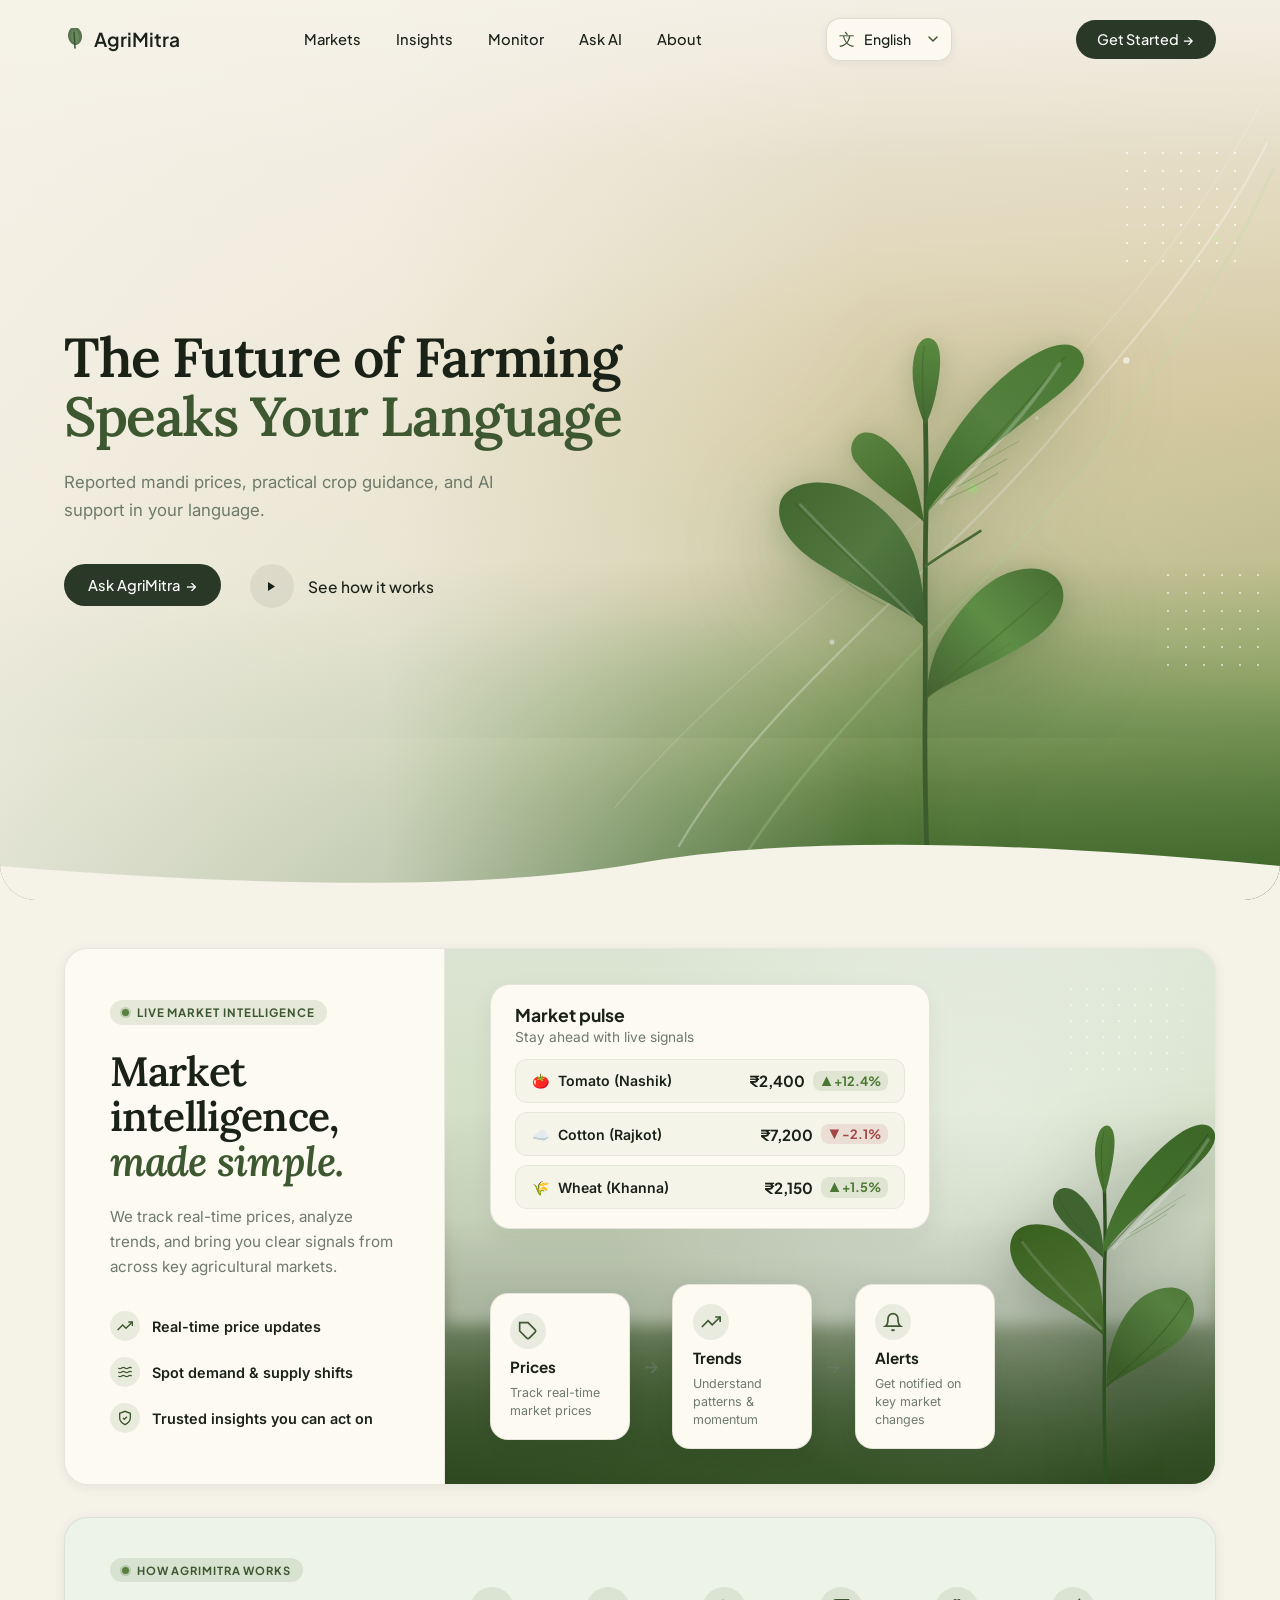
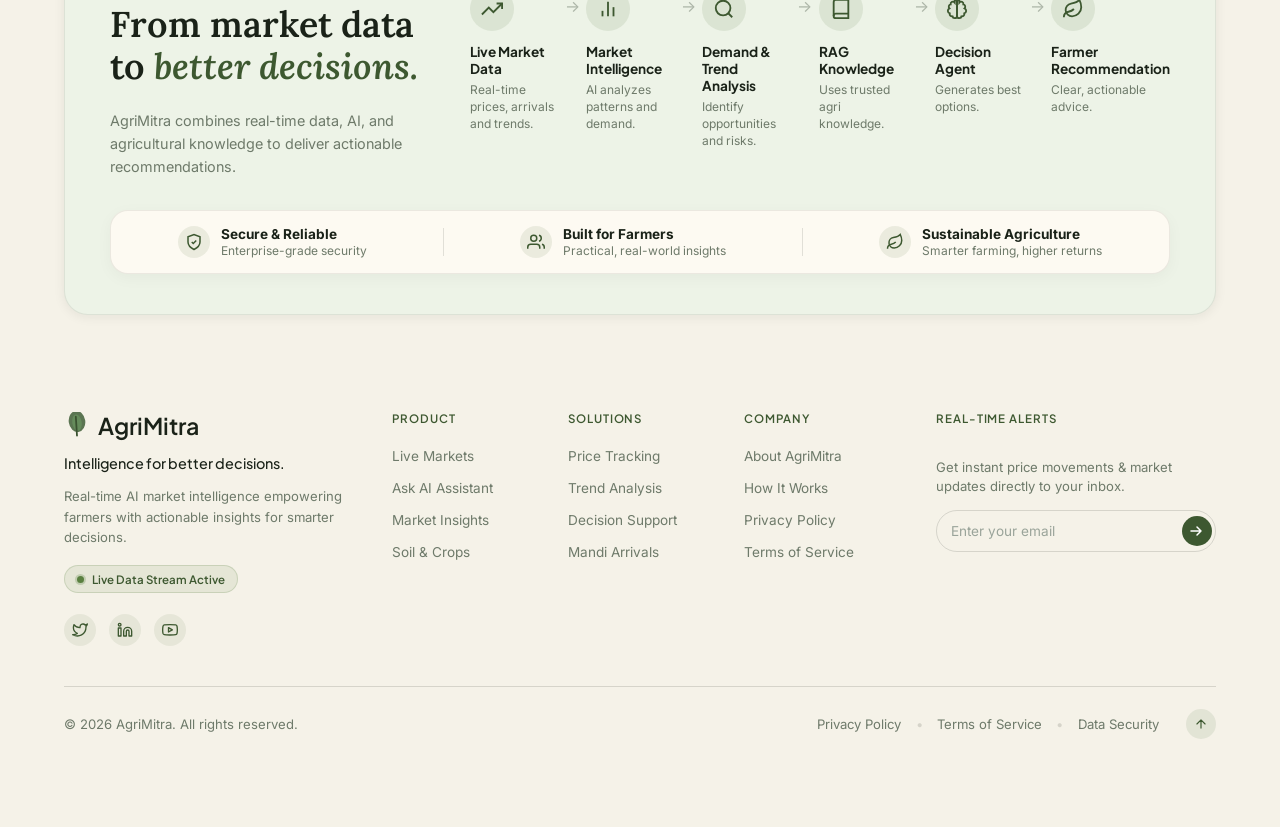
<file: frontend/index.html>
<!DOCTYPE html>
<html lang="en">

<head>
    <meta charset="UTF-8">
    <meta name="viewport" content="width=device-width, initial-scale=1.0">
    <meta name="description"
        content="AgriMitra brings reported mandi prices, practical crop guidance, and AI support to farmers in their language.">
    <title>AgriMitra | The Future of Farming Speaks Your Language</title>
    <link rel="preconnect" href="https://fonts.googleapis.com">
    <link rel="preconnect" href="https://fonts.gstatic.com" crossorigin>
    <link
        href="https://fonts.googleapis.com/css2?family=Inter:wght@300;400;500&family=Lora:ital,wght@0,500;0,600;1,500;1,600&family=Noto+Sans+Arabic:wght@400;500;600;700&family=Noto+Sans+Bengali:wght@400;500;600;700&family=Noto+Sans+Devanagari:wght@400;500;600;700&family=Noto+Sans+Gujarati:wght@400;500;600;700&family=Noto+Sans+Gurmukhi:wght@400;500;600;700&family=Noto+Sans+Kannada:wght@400;500;600;700&family=Noto+Sans+Malayalam:wght@400;500;600;700&family=Noto+Sans+Oriya:wght@400;500;600;700&family=Noto+Sans+Tamil:wght@400;500;600;700&family=Noto+Sans+Telugu:wght@400;500;600;700&family=Plus+Jakarta+Sans:ital,wght@0,400;0,500;0,600;1,500&display=swap"
        rel="stylesheet">
    <link rel="stylesheet" href="style.css?v=16">
</head>

<body>

    <!-- ===== NAVBAR ===== -->
    <header class="navbar" id="navbar">
        <div class="logo">
            <svg width="22" height="22" viewBox="0 0 22 22" fill="none">
                <ellipse cx="11" cy="8" rx="7" ry="9" fill="#4a6741" transform="rotate(-8 11 8)" opacity="0.9" />
                <ellipse cx="11" cy="9" rx="4" ry="7" fill="#6a9460" transform="rotate(-8 11 9)" opacity="0.7" />
                <line x1="11" y1="20" x2="10" y2="4" stroke="#3a5230" stroke-width="1.5" stroke-linecap="round" />
            </svg>
            <span>AgriMitra</span>
        </div>
        <nav class="nav-links">
            <a href="#markets">Markets</a>
            <a href="#insights">Insights</a>
            <a href="#monitor">Monitor</a>
            <a href="chat.html">Ask AI</a>
            <a href="#about">About</a>
        </nav>
        <a href="chat.html" class="btn-nav">Get Started &nbsp;→</a>
        <button class="hamburger" id="hamburger" aria-label="Menu">
            <span></span><span></span><span></span>
        </button>
    </header>

    <!-- ===== HERO ===== -->
    <section class="hero" id="hero">
        <!-- Layered background simulating atmospheric agricultural field -->
        <div class="hero-bg">
            <div class="sky-layer"></div>
            <div class="mist-layer"></div>
            <div class="mountain-layer"></div>
            <div class="field-layer"></div>
            <div class="fade-left"></div>
            <div class="fade-top"></div>
        </div>

        <!-- Left text -->
        <div class="hero-left">
            <h1 class="hero-h1">
                <span>The Future of Farming</span>
                <br>
                <span class="h1-accent">Speaks Your Language</span>
            </h1>
            <p class="hero-sub">Reported mandi prices, practical crop guidance, and AI support in your language.</p>
            <div class="hero-ctas">
                <a href="chat.html" class="btn-dark">Ask AgriMitra &nbsp;→</a>
                <button class="btn-ghost-play">
                    <span class="play-btn">
                        <svg width="9" height="11" viewBox="0 0 9 11" fill="none">
                            <path d="M1 1L8 5.5L1 10V1Z" fill="#172018" />
                        </svg>
                    </span>
                    See how it works
                </button>
            </div>
        </div>

        <!-- Right visual: plant + data effects -->
        <div class="hero-right">
            <!-- Data flow lines -->
            <svg class="data-svg" viewBox="0 0 550 680" fill="none" aria-hidden="true">
                <path d="M80 650 C 150 530 280 440 380 320 C 440 250 500 180 540 100" stroke="rgba(255,255,255,0.35)"
                    stroke-width="1.8" fill="none" />
                <path d="M30 620 C 120 510 260 420 360 300 C 430 230 490 155 535 70" stroke="rgba(255,255,255,0.18)"
                    stroke-width="1" fill="none" />
                <path d="M130 660 C 200 550 310 460 400 350 C 455 280 510 200 545 120" stroke="rgba(180,220,160,0.3)"
                    stroke-width="2.2" fill="none" />
                <!-- Glowing dots -->
                <circle cx="310" cy="370" r="3.5" fill="rgba(180,230,140,0.95)" />
                <circle cx="310" cy="370" r="9" fill="rgba(180,230,140,0.15)" />
                <circle cx="430" cy="270" r="2.5" fill="rgba(255,255,255,0.8)" />
                <circle cx="200" cy="490" r="2" fill="rgba(255,255,255,0.6)" />
                <circle cx="500" cy="175" r="2" fill="rgba(200,235,165,0.8)" />
                <circle cx="360" cy="315" r="1.5" fill="rgba(255,255,255,0.5)" />
            </svg>
            <!-- Dot grids -->
            <div class="dot-grid dg-tr"></div>
            <div class="dot-grid dg-br"></div>
            <!-- Plant SVG (matches reference: 3 main leaves, stem, veins) -->
            <div class="plant-wrap">
                <svg class="plant-svg" viewBox="0 0 400 660" fill="none" xmlns="http://www.w3.org/2000/svg">
                    <!-- Main stem -->
                    <path d="M200 640 C 198 580 196 510 197 440 C 198 370 196 300 198 220 C 199 165 197 100 196 42"
                        stroke="#3d5c2e" stroke-width="5.5" stroke-linecap="round" />
                    <!-- Sub-stem branch left -->
                    <path d="M197 340 C 180 325 160 315 140 300" stroke="#4a6836" stroke-width="3"
                        stroke-linecap="round" />
                    <!-- Sub-stem branch right -->
                    <path d="M198 280 C 218 265 238 255 260 240" stroke="#4a6836" stroke-width="3"
                        stroke-linecap="round" />

                    <!-- LARGE UPPER RIGHT LEAF (dominant in ref) -->
                    <path
                        d="M198 220 C 220 185 268 148 316 110 C 345 88 368 72 376 55 C 382 42 372 28 356 28 C 334 28 304 48 278 72 C 248 100 220 138 205 175 C 198 195 197 210 198 220Z"
                        fill="url(#leafGrad1)" />
                    <!-- Midrib -->
                    <path d="M198 220 C 232 178 286 130 356 42" stroke="#3d6828" stroke-width="2" opacity="0.5"
                        stroke-linecap="round" />
                    <!-- Side veins -->
                    <path d="M232 190 C 252 180 270 170 290 158" stroke="#4a7832" stroke-width="1.2" opacity="0.4"
                        stroke-linecap="round" />
                    <path d="M218 205 C 240 196 260 186 280 174" stroke="#4a7832" stroke-width="1.2" opacity="0.4"
                        stroke-linecap="round" />
                    <path d="M250 168 C 268 158 285 148 304 138" stroke="#4a7832" stroke-width="1" opacity="0.35"
                        stroke-linecap="round" />
                    <!-- Highlight -->
                    <path d="M215 208 C 245 175 295 130 350 50" stroke="rgba(255,255,255,0.22)" stroke-width="4"
                        stroke-linecap="round" />

                    <!-- LARGE LEFT LEAF -->
                    <path
                        d="M197 350 C 170 325 118 305 72 275 C 44 256 26 232 32 208 C 38 188 68 180 100 188 C 136 198 168 228 184 265 C 193 290 197 322 197 350Z"
                        fill="url(#leafGrad2)" />
                    <!-- Midrib -->
                    <path d="M197 350 C 165 315 110 275 48 208" stroke="#3a6025" stroke-width="2" opacity="0.45"
                        stroke-linecap="round" />
                    <!-- Side veins -->
                    <path d="M165 305 C 145 295 128 285 112 272" stroke="#4a7832" stroke-width="1.2" opacity="0.4"
                        stroke-linecap="round" />
                    <path d="M152 325 C 132 315 115 305 100 292" stroke="#4a7832" stroke-width="1.2" opacity="0.4"
                        stroke-linecap="round" />
                    <!-- Highlight -->
                    <path d="M185 340 C 158 310 112 270 55 210" stroke="rgba(255,255,255,0.18)" stroke-width="3"
                        stroke-linecap="round" />

                    <!-- LOWER RIGHT LEAF -->
                    <path
                        d="M199 430 C 228 408 278 392 322 362 C 348 344 362 318 350 298 C 338 280 310 278 282 292 C 252 308 226 342 210 375 C 202 395 199 415 199 430Z"
                        fill="url(#leafGrad3)" />
                    <!-- Midrib -->
                    <path d="M199 430 C 240 390 298 346 348 300" stroke="#4a6828" stroke-width="2" opacity="0.45"
                        stroke-linecap="round" />
                    <!-- Side veins -->
                    <path d="M232 406 C 252 394 272 382 294 368" stroke="#4a7832" stroke-width="1.2" opacity="0.4"
                        stroke-linecap="round" />
                    <path d="M218 418 C 238 406 258 395 278 382" stroke="#4a7832" stroke-width="1" opacity="0.35"
                        stroke-linecap="round" />

                    <!-- SMALL TOP LEAF -->
                    <path
                        d="M197 120 C 186 94 178 62 186 36 C 190 22 200 16 208 24 C 218 34 214 64 208 90 C 204 105 200 115 197 120Z"
                        fill="url(#leafGrad4)" />
                    <path d="M197 120 C 194 88 192 58 196 30" stroke="#3a6025" stroke-width="1.5" opacity="0.4"
                        stroke-linecap="round" />

                    <!-- SMALL LEFT UPPER LEAF -->
                    <path
                        d="M196 230 C 168 205 138 188 118 162 C 108 148 114 130 128 128 C 146 126 168 148 180 170 C 188 188 193 212 196 230Z"
                        fill="url(#leafGrad5)" />

                    <!-- Gradient defs -->
                    <defs>
                        <linearGradient id="leafGrad1" x1="198" y1="220" x2="376" y2="28"
                            gradientUnits="userSpaceOnUse">
                            <stop offset="0%" stop-color="#3a6828" />
                            <stop offset="50%" stop-color="#558040" />
                            <stop offset="100%" stop-color="#4a7832" />
                        </linearGradient>
                        <linearGradient id="leafGrad2" x1="197" y1="350" x2="32" y2="208"
                            gradientUnits="userSpaceOnUse">
                            <stop offset="0%" stop-color="#3d6030" />
                            <stop offset="50%" stop-color="#527840" />
                            <stop offset="100%" stop-color="#436830" />
                        </linearGradient>
                        <linearGradient id="leafGrad3" x1="199" y1="430" x2="350" y2="298"
                            gradientUnits="userSpaceOnUse">
                            <stop offset="0%" stop-color="#436030" />
                            <stop offset="55%" stop-color="#5e8e46" />
                            <stop offset="100%" stop-color="#4a7034" />
                        </linearGradient>
                        <linearGradient id="leafGrad4" x1="197" y1="120" x2="208" y2="16"
                            gradientUnits="userSpaceOnUse">
                            <stop offset="0%" stop-color="#436830" />
                            <stop offset="100%" stop-color="#5a8c40" />
                        </linearGradient>
                        <linearGradient id="leafGrad5" x1="196" y1="230" x2="118" y2="128"
                            gradientUnits="userSpaceOnUse">
                            <stop offset="0%" stop-color="#3e6428" />
                            <stop offset="100%" stop-color="#5a8440" />
                        </linearGradient>
                    </defs>
                </svg>
            </div>
        </div>

        <!-- Bottom wave mask -->
        <div class="hero-wave">
            <svg viewBox="0 0 1440 90" preserveAspectRatio="none" fill="none">
                <path d="M0 90 V55 Q480 90 720 52 Q960 14 1440 55 V90 H0Z" fill="#F5F2E8" />
            </svg>
        </div>
    </section>

    <!-- ===== OUTER PAGE BODY ===== -->
    <div class="page-body">

        <!-- ===== SECTION 1: MARKET INTELLIGENCE ===== -->
        <section class="card-section" id="markets">
            <div class="mkt-card mkt-simple-card">

                <!-- LEFT: copy & features -->
                <div class="mkt-left mkt-simple-left">
                    <div class="live-badge">
                        <span class="live-dot"></span>
                        LIVE MARKET INTELLIGENCE
                    </div>

                    <h2 class="mkt-heading">
                        Market<br>
                        intelligence,<br>
                        <em class="mkt-accent">made simple.</em>
                    </h2>
                    <p class="mkt-sub">We track real-time prices, analyze trends, and bring you clear signals from across key agricultural markets.</p>

                    <ul class="feature-list">
                        <li>
                            <span class="feat-icon">
                                <svg width="16" height="16" viewBox="0 0 24 24" fill="none" stroke="#3d5830" stroke-width="2"><polyline points="23 6 13.5 15.5 8.5 10.5 1 18"></polyline><polyline points="17 6 23 6 23 12"></polyline></svg>
                            </span>
                            Real-time price updates
                        </li>
                        <li>
                            <span class="feat-icon">
                                <svg width="16" height="16" viewBox="0 0 24 24" fill="none" stroke="#3d5830" stroke-width="2"><path d="M2 6c.6.5 1.2 1 2.5 1C7 7 7 5 9.5 5c2.5 0 2.5 2 5 2 2.5 0 2.5-2 5-2 1.3 0 1.9.5 2.5 1"></path><path d="M2 12c.6.5 1.2 1 2.5 1 2.5 0 2.5-2 5-2 2.5 0 2.5 2 5 2 2.5 0 2.5-2 5-2 1.3 0 1.9.5 2.5 1"></path><path d="M2 18c.6.5 1.2 1 2.5 1 2.5 0 2.5-2 5-2 2.5 0 2.5 2 5 2 2.5 0 2.5-2 5-2 1.3 0 1.9.5 2.5 1"></path></svg>
                            </span>
                            Spot demand &amp; supply shifts
                        </li>
                        <li>
                            <span class="feat-icon">
                                <svg width="16" height="16" viewBox="0 0 24 24" fill="none" stroke="#3d5830" stroke-width="2"><path d="M12 22s8-4 8-10V5l-8-3-8 3v7c0 6 8 10 8 10z"></path><path d="m9 12 2 2 4-4"></path></svg>
                            </span>
                            Trusted insights you can act on
                        </li>
                    </ul>
                </div>

                <!-- RIGHT: atmospheric visual -->
                <div class="mkt-right-scenery">
                    <!-- Background layers -->
                    <div class="mkt-landscape"></div>
                    <div class="mkt-field"></div>
                    <div class="mkt-mist"></div>
                    <div class="mkt-bg-fade"></div>

                    <!-- Market Pulse Card -->
                    <div class="mkt-pulse-card">
                        <div class="mkt-pulse-header">
                            <div class="mkt-pulse-title">Market pulse</div>
                            <div class="mkt-pulse-sub">Stay ahead with live signals</div>
                        </div>
                        <div class="mkt-pulse-list">
                            <div class="pulse-item">
                                <div class="pulse-crop"><span>🍅</span> Tomato (Nashik)</div>
                                <div class="pulse-val"><strong>₹2,400</strong> <span class="p-up">▲ +12.4%</span></div>
                            </div>
                            <div class="pulse-item">
                                <div class="pulse-crop"><span>☁️</span> Cotton (Rajkot)</div>
                                <div class="pulse-val"><strong>₹7,200</strong> <span class="p-down">▼ -2.1%</span></div>
                            </div>
                            <div class="pulse-item">
                                <div class="pulse-crop"><span>🌾</span> Wheat (Khanna)</div>
                                <div class="pulse-val"><strong>₹2,150</strong> <span class="p-up">▲ +1.5%</span></div>
                            </div>
                        </div>
                    </div>

                    <!-- Dot grid top right -->
                    <div class="dot-grid-tr"></div>

                    <!-- Plant (large, right edge) -->
                    <div class="mkt-plant" aria-hidden="true">
                        <svg viewBox="0 0 320 560" fill="none" xmlns="http://www.w3.org/2000/svg">
                            <defs>
                                <linearGradient id="g1" x1="160" y1="500" x2="310" y2="20" gradientUnits="userSpaceOnUse">
                                    <stop offset="0%" stop-color="#2d5020"/>
                                    <stop offset="45%" stop-color="#4a7832"/>
                                    <stop offset="100%" stop-color="#3d6828"/>
                                </linearGradient>
                                <linearGradient id="g2" x1="160" y1="420" x2="10" y2="160" gradientUnits="userSpaceOnUse">
                                    <stop offset="0%" stop-color="#304e22"/>
                                    <stop offset="50%" stop-color="#4a7030"/>
                                    <stop offset="100%" stop-color="#38601e"/>
                                </linearGradient>
                                <linearGradient id="g3" x1="162" y1="350" x2="300" y2="180" gradientUnits="userSpaceOnUse">
                                    <stop offset="0%" stop-color="#3a5c28"/>
                                    <stop offset="55%" stop-color="#568040"/>
                                    <stop offset="100%" stop-color="#447030"/>
                                </linearGradient>
                                <linearGradient id="g4" x1="160" y1="180" x2="10" y2="60" gradientUnits="userSpaceOnUse">
                                    <stop offset="0%" stop-color="#3e6828"/>
                                    <stop offset="100%" stop-color="#5a8840"/>
                                </linearGradient>
                                <linearGradient id="g5" x1="160" y1="100" x2="280" y2="20" gradientUnits="userSpaceOnUse">
                                    <stop offset="0%" stop-color="#406430"/>
                                    <stop offset="100%" stop-color="#5e8c48"/>
                                </linearGradient>
                            </defs>
                            <path d="M162 545 C160 490 158 430 159 370 C160 310 158 250 160 190 C161 148 159 100 158 48" stroke="#2d5020" stroke-width="5" stroke-linecap="round"/>
                            <path d="M160 190 C182 155 228 118 274 80 C300 58 318 40 320 24 C322 12 312 2 298 4 C278 6 250 28 224 56 C196 86 170 128 160 168 C157 178 158 185 160 190Z" fill="url(#g1)"/>
                            <path d="M160 190 C196 148 250 98 310 18" stroke="#2a4818" stroke-width="2" opacity="0.45" stroke-linecap="round"/>
                            <path d="M196 162 C218 148 240 136 262 120" stroke="#38601e" stroke-width="1.2" opacity="0.4" stroke-linecap="round"/>
                            <path d="M180 175 C204 162 226 150 250 134" stroke="#38601e" stroke-width="1" opacity="0.35" stroke-linecap="round"/>
                            <path d="M218 142 C236 130 256 118 276 106" stroke="#38601e" stroke-width="1" opacity="0.3" stroke-linecap="round"/>
                            <path d="M173 183 C208 148 262 100 310 26" stroke="rgba(255,255,255,0.2)" stroke-width="5" stroke-linecap="round"/>
                            <path d="M158 310 C132 286 82 264 46 230 C22 208 16 180 28 162 C40 146 70 144 100 158 C132 174 154 216 157 268 C158 286 158 300 158 310Z" fill="url(#g2)"/>
                            <path d="M158 310 C130 276 86 232 36 170" stroke="#2a4818" stroke-width="2" opacity="0.4" stroke-linecap="round"/>
                            <path d="M128 275 C108 260 90 248 74 234" stroke="#38601e" stroke-width="1.2" opacity="0.4" stroke-linecap="round"/>
                            <path d="M142 292 C120 278 102 265 86 250" stroke="#38601e" stroke-width="1" opacity="0.35" stroke-linecap="round"/>
                            <path d="M148 302 C128 288 110 275 94 260" stroke="#38601e" stroke-width="1" opacity="0.3" stroke-linecap="round"/>
                            <path d="M154 300 C124 268 80 228 40 175" stroke="rgba(255,255,255,0.16)" stroke-width="4" stroke-linecap="round"/>
                            <path d="M162 385 C188 364 234 348 268 318 C290 298 296 270 282 252 C268 236 242 238 218 252 C192 268 168 310 163 360 C162 370 162 378 162 385Z" fill="url(#g3)"/>
                            <path d="M162 385 C200 350 252 306 280 256" stroke="#2a4818" stroke-width="1.8" opacity="0.4" stroke-linecap="round"/>
                            <path d="M194 365 C218 348 242 332 264 316" stroke="#38601e" stroke-width="1.1" opacity="0.38" stroke-linecap="round"/>
                            <path d="M178 375 C202 358 226 342 250 326" stroke="#38601e" stroke-width="1" opacity="0.3" stroke-linecap="round"/>
                            <path d="M159 105 C148 78 140 44 150 18 C154 6 164 0 170 10 C178 22 172 56 166 82 C163 94 161 102 159 105Z" fill="url(#g4)"/>
                            <path d="M159 105 C155 76 152 44 158 14" stroke="#2a4818" stroke-width="1.4" opacity="0.38" stroke-linecap="round"/>
                            <path d="M158 198 C134 174 104 158 88 130 C80 116 86 98 100 96 C118 94 138 118 150 144 C156 160 158 182 158 198Z" fill="url(#g5)"/>
                            <path d="M158 198 C136 168 100 134 92 108" stroke="#2a4818" stroke-width="1.3" opacity="0.35" stroke-linecap="round"/>
                        </svg>
                    </div>
                    
                    <!-- 3 Floating Feature Cards with Connection Arrows -->
                    <div class="feature-glass-cards">
                        <div class="feat-glass-card">
                            <div class="fg-icon">
                                <svg width="20" height="20" viewBox="0 0 24 24" fill="none" stroke="#3d5830" stroke-width="2"><path d="M20.59 13.41l-7.17 7.17a2 2 0 0 1-2.83 0L2 12V2h10l8.59 8.59a2 2 0 0 1 0 2.82z"></path><line x1="7" y1="7" x2="7.01" y2="7"></line></svg>
                            </div>
                            <div class="fg-name">Prices</div>
                            <div class="fg-desc">Track real-time market prices</div>
                        </div>
                        <div class="fg-step-arrow">→</div>
                        <div class="feat-glass-card">
                            <div class="fg-icon">
                                <svg width="20" height="20" viewBox="0 0 24 24" fill="none" stroke="#3d5830" stroke-width="2"><polyline points="23 6 13.5 15.5 8.5 10.5 1 18"></polyline><polyline points="17 6 23 6 23 12"></polyline></svg>
                            </div>
                            <div class="fg-name">Trends</div>
                            <div class="fg-desc">Understand patterns &amp; momentum</div>
                        </div>
                        <div class="fg-step-arrow">→</div>
                        <div class="feat-glass-card">
                            <div class="fg-icon">
                                <svg width="20" height="20" viewBox="0 0 24 24" fill="none" stroke="#3d5830" stroke-width="2"><path d="M18 8A6 6 0 0 0 6 8c0 7-3 9-3 9h18s-3-2-3-9"></path><path d="M13.73 21a2 2 0 0 1-3.46 0"></path></svg>
                            </div>
                            <div class="fg-name">Alerts</div>
                            <div class="fg-desc">Get notified on key market changes</div>
                        </div>
                    </div>
                </div>

            </div>
        </section>

        <!-- ===== SECTION 2: HOW AGRIMITRA WORKS ===== -->
        <section class="card-section" id="insights">
            <div class="flow-card flow-card-simple">
                
                <div class="flow-top-split">
                    <!-- Left Column -->
                    <div class="flow-left flow-left-simple">
                        <div class="flow-badge-pill">
                            <span class="live-dot"></span>
                            HOW AGRIMITRA WORKS
                        </div>
                        <h2 class="flow-heading">
                            From market data<br>
                            to <em class="flow-accent">better decisions.</em>
                        </h2>
                        <p class="flow-sub">
                            AgriMitra combines real-time data, AI, and agricultural knowledge to deliver actionable recommendations.
                        </p>
                    </div>

                    <!-- Right Column: 6 Flow Steps -->
                    <div class="flow-right flow-right-simple">
                        <div class="steps-row">
                            <div class="step">
                                <div class="step-icon-wrap">
                                    <svg width="22" height="22" viewBox="0 0 24 24" fill="none" stroke="#3d5830" stroke-width="2"><polyline points="23 6 13.5 15.5 8.5 10.5 1 18"></polyline><polyline points="17 6 23 6 23 12"></polyline></svg>
                                </div>
                                <div class="step-title">Live Market Data</div>
                                <div class="step-desc">Real-time prices, arrivals and trends.</div>
                            </div>
                            <div class="step-arrow">→</div>
                            <div class="step">
                                <div class="step-icon-wrap">
                                    <svg width="22" height="22" viewBox="0 0 24 24" fill="none" stroke="#3d5830" stroke-width="2"><line x1="18" y1="20" x2="18" y2="10"></line><line x1="12" y1="20" x2="12" y2="4"></line><line x1="6" y1="20" x2="6" y2="14"></line></svg>
                                </div>
                                <div class="step-title">Market Intelligence</div>
                                <div class="step-desc">AI analyzes patterns and demand.</div>
                            </div>
                            <div class="step-arrow">→</div>
                            <div class="step">
                                <div class="step-icon-wrap">
                                    <svg width="22" height="22" viewBox="0 0 24 24" fill="none" stroke="#3d5830" stroke-width="2"><circle cx="11" cy="11" r="8"></circle><line x1="21" y1="21" x2="16.65" y2="16.65"></line></svg>
                                </div>
                                <div class="step-title">Demand &amp; Trend Analysis</div>
                                <div class="step-desc">Identify opportunities and risks.</div>
                            </div>
                            <div class="step-arrow">→</div>
                            <div class="step">
                                <div class="step-icon-wrap">
                                    <svg width="22" height="22" viewBox="0 0 24 24" fill="none" stroke="#3d5830" stroke-width="2"><path d="M4 19.5A2.5 2.5 0 0 1 6.5 17H20"></path><path d="M6.5 2H20v20H6.5A2.5 2.5 0 0 1 4 19.5v-15A2.5 2.5 0 0 1 6.5 2z"></path></svg>
                                </div>
                                <div class="step-title">RAG Knowledge</div>
                                <div class="step-desc">Uses trusted agri knowledge.</div>
                            </div>
                            <div class="step-arrow">→</div>
                            <div class="step">
                                <div class="step-icon-wrap">
                                    <svg width="22" height="22" viewBox="0 0 24 24" fill="none" stroke="#3d5830" stroke-width="2"><path d="M9.5 2A2.5 2.5 0 0 1 12 4.5v15a2.5 2.5 0 0 1-4.96.44 2.5 2.5 0 0 1-2.96-3.08 3 3 0 0 1-.34-5.58 2.5 2.5 0 0 1 1.32-4.24 2.5 2.5 0 0 1 4.44-2.04z"></path><path d="M14.5 2A2.5 2.5 0 0 0 12 4.5v15a2.5 2.5 0 0 0 4.96.44 2.5 2.5 0 0 0 2.96-3.08 3 3 0 0 0 .34-5.58 2.5 2.5 0 0 0-1.32-4.24 2.5 2.5 0 0 0-4.44-2.04z"></path></svg>
                                </div>
                                <div class="step-title">Decision Agent</div>
                                <div class="step-desc">Generates best options.</div>
                            </div>
                            <div class="step-arrow">→</div>
                            <div class="step">
                                <div class="step-icon-wrap">
                                    <svg width="22" height="22" viewBox="0 0 24 24" fill="none" stroke="#3d5830" stroke-width="2"><path d="M11 20A7 7 0 0 1 9.8 6.1C15.5 5 17 4.48 19 2c1 2 2 4.18 2 8 0 5.5-4.78 10-10 10Z"></path><path d="M2 21c0-3 1.85-5.36 5.08-6C9.5 14.52 12 13 13 12"></path></svg>
                                </div>
                                <div class="step-title">Farmer Recommendation</div>
                                <div class="step-desc">Clear, actionable advice.</div>
                            </div>
                        </div>
                    </div>
                </div>

                <!-- Bottom Trust Pill Bar -->
                <div class="flow-trust-pill-bar">
                    <div class="trust-pill-item">
                        <span class="tp-icon">
                            <svg width="18" height="18" viewBox="0 0 24 24" fill="none" stroke="#3d5830" stroke-width="2"><path d="M12 22s8-4 8-10V5l-8-3-8 3v7c0 6 8 10 8 10z"></path><path d="m9 12 2 2 4-4"></path></svg>
                        </span>
                        <div class="tp-text">
                            <strong>Secure &amp; Reliable</strong>
                            <span>Enterprise-grade security</span>
                        </div>
                    </div>
                    <div class="tp-divider"></div>
                    <div class="trust-pill-item">
                        <span class="tp-icon">
                            <svg width="18" height="18" viewBox="0 0 24 24" fill="none" stroke="#3d5830" stroke-width="2"><path d="M17 21v-2a4 4 0 0 0-4-4H5a4 4 0 0 0-4 4v2"></path><circle cx="9" cy="7" r="4"></circle><path d="M23 21v-2a4 4 0 0 0-3-3.87"></path><path d="M16 3.13a4 4 0 0 1 0 7.75"></path></svg>
                        </span>
                        <div class="tp-text">
                            <strong>Built for Farmers</strong>
                            <span>Practical, real-world insights</span>
                        </div>
                    </div>
                    <div class="tp-divider"></div>
                    <div class="trust-pill-item">
                        <span class="tp-icon">
                            <svg width="18" height="18" viewBox="0 0 24 24" fill="none" stroke="#3d5830" stroke-width="2"><path d="M11 20A7 7 0 0 1 9.8 6.1C15.5 5 17 4.48 19 2c1 2 2 4.18 2 8 0 5.5-4.78 10-10 10Z"></path><path d="M2 21c0-3 1.85-5.36 5.08-6C9.5 14.52 12 13 13 12"></path></svg>
                        </span>
                        <div class="tp-text">
                            <strong>Sustainable Agriculture</strong>
                            <span>Smarter farming, higher returns</span>
                        </div>
                    </div>
                </div>

            </div>
        </section>


        <!-- ===== FOOTER ===== -->
        <!-- ===== FOOTER ===== -->
        <footer class="site-footer">
            <div class="footer-top">
                <!-- Brand & Social -->
                <div class="footer-brand">
                    <div class="logo">
                        <svg width="26" height="26" viewBox="0 0 22 22" fill="none">
                            <ellipse cx="11" cy="8" rx="7" ry="9" fill="#4a6741" transform="rotate(-8 11 8)" opacity="0.9" />
                            <ellipse cx="11" cy="9" rx="4" ry="7" fill="#6a9460" transform="rotate(-8 11 9)" opacity="0.7" />
                            <line x1="11" y1="20" x2="10" y2="4" stroke="#3a5230" stroke-width="1.5" stroke-linecap="round" />
                        </svg>
                        <span style="font-size: 1.45rem;">AgriMitra</span>
                    </div>
                    <p class="brand-tagline">Intelligence for better decisions.</p>
                    <p class="brand-desc">Real-time AI market intelligence empowering farmers with actionable insights for smarter decisions.</p>
                    
                    <div class="footer-status-pill">
                        <span class="live-dot"></span>
                        Live Data Stream Active
                    </div>

                    <div class="social-links">
                        <a href="#" class="social-icon" aria-label="Twitter">
                            <svg width="16" height="16" viewBox="0 0 24 24" fill="none" stroke="currentColor" stroke-width="2" stroke-linecap="round" stroke-linejoin="round"><path d="M23 3a10.9 10.9 0 0 1-3.14 1.53 4.48 4.48 0 0 0-7.86 3v1A10.66 10.66 0 0 1 3 4s-4 9 5 13a11.64 11.64 0 0 1-7 2c9 5 20 0 20-11.5a4.5 4.5 0 0 0-.08-.83A7.72 7.72 0 0 0 23 3z"></path></svg>
                        </a>
                        <a href="#" class="social-icon" aria-label="LinkedIn">
                            <svg width="16" height="16" viewBox="0 0 24 24" fill="none" stroke="currentColor" stroke-width="2" stroke-linecap="round" stroke-linejoin="round"><path d="M16 8a6 6 0 0 1 6 6v7h-4v-7a2 2 0 0 0-2-2 2 2 0 0 0-2 2v7h-4v-7a6 6 0 0 1 6-6z"></path><rect x="2" y="9" width="4" height="12"></rect><circle cx="4" cy="4" r="2"></circle></svg>
                        </a>
                        <a href="#" class="social-icon" aria-label="YouTube">
                            <svg width="16" height="16" viewBox="0 0 24 24" fill="none" stroke="currentColor" stroke-width="2" stroke-linecap="round" stroke-linejoin="round"><path d="M22.54 6.42a2.78 2.78 0 0 0-1.94-2C18.88 4 12 4 12 4s-6.88 0-8.6.46a2.78 2.78 0 0 0-1.94 2A29 29 0 0 0 1 11.75a29 29 0 0 0 .46 5.33A2.78 2.78 0 0 0 3.4 19c1.72.46 8.6.46 8.6.46s6.88 0 8.6-.46a2.78 2.78 0 0 0 1.94-2 29 29 0 0 0 .46-5.25 29 29 0 0 0-.46-5.33z"></path><polygon points="9.75 15.02 15.5 11.75 9.75 8.48 9.75 15.02"></polygon></svg>
                        </a>
                    </div>
                </div>
                
                <!-- Links Columns -->
                <div class="footer-links-group">
                    <div class="footer-col">
                        <h4 class="footer-heading">PRODUCT</h4>
                        <ul class="footer-menu">
                            <li><a href="market.html">Live Markets</a></li>
                            <li><a href="chat.html">Ask AI Assistant</a></li>
                            <li><a href="#insights">Market Insights</a></li>
                            <li><a href="soil-crops.html">Soil &amp; Crops</a></li>
                        </ul>
                    </div>
                    
                    <div class="footer-col">
                        <h4 class="footer-heading">SOLUTIONS</h4>
                        <ul class="footer-menu">
                            <li><a href="#markets">Price Tracking</a></li>
                            <li><a href="#insights">Trend Analysis</a></li>
                            <li><a href="chat.html">Decision Support</a></li>
                            <li><a href="market.html">Mandi Arrivals</a></li>
                        </ul>
                    </div>
                    
                    <div class="footer-col">
                        <h4 class="footer-heading">COMPANY</h4>
                        <ul class="footer-menu">
                            <li><a href="#hero">About AgriMitra</a></li>
                            <li><a href="#insights">How It Works</a></li>
                            <li><a href="#">Privacy Policy</a></li>
                            <li><a href="#">Terms of Service</a></li>
                        </ul>
                    </div>
                </div>

                <!-- Newsletter -->
                <div class="footer-newsletter">
                    <h4 class="footer-heading">REAL-TIME ALERTS</h4>
                    <p class="newsletter-desc">Get instant price movements &amp; market updates directly to your inbox.</p>
                    <form class="newsletter-form" id="footerNewsletterForm">
                        <input type="email" placeholder="Enter your email" required class="newsletter-input" id="footerEmailInput">
                        <button type="submit" class="newsletter-btn" aria-label="Subscribe">
                            <svg width="14" height="14" viewBox="0 0 14 14" fill="none"><path d="M1 7h10M7 3l4 4-4 4" stroke="#fff" stroke-width="1.5" stroke-linecap="round" stroke-linejoin="round"/></svg>
                        </button>
                    </form>
                    <div id="newsletterSuccess" class="newsletter-success">✓ Subscribed to live market alerts!</div>
                </div>
            </div>
            
            <!-- Bottom Legal -->
            <div class="footer-bottom">
                <div class="copyright">© <span id="copyrightYear">2026</span> AgriMitra. All rights reserved.</div>
                <div class="legal-links">
                    <a href="#">Privacy Policy</a>
                    <span class="sep">•</span>
                    <a href="#">Terms of Service</a>
                    <span class="sep">•</span>
                    <a href="#">Data Security</a>
                    <button class="scroll-top-btn" aria-label="Scroll to top" onclick="window.scrollTo({top: 0, behavior: 'smooth'})">
                        <svg width="14" height="14" viewBox="0 0 24 24" fill="none" stroke="currentColor" stroke-width="2" stroke-linecap="round" stroke-linejoin="round"><path d="M12 19V5M5 12l7-7 7 7"/></svg>
                    </button>
                </div>
            </div>
        </footer>

    </div><!-- end page-body -->

    <script src="localization.js?v=3"></script>
    <script src="script.js"></script>
</body>

</html>
</file>
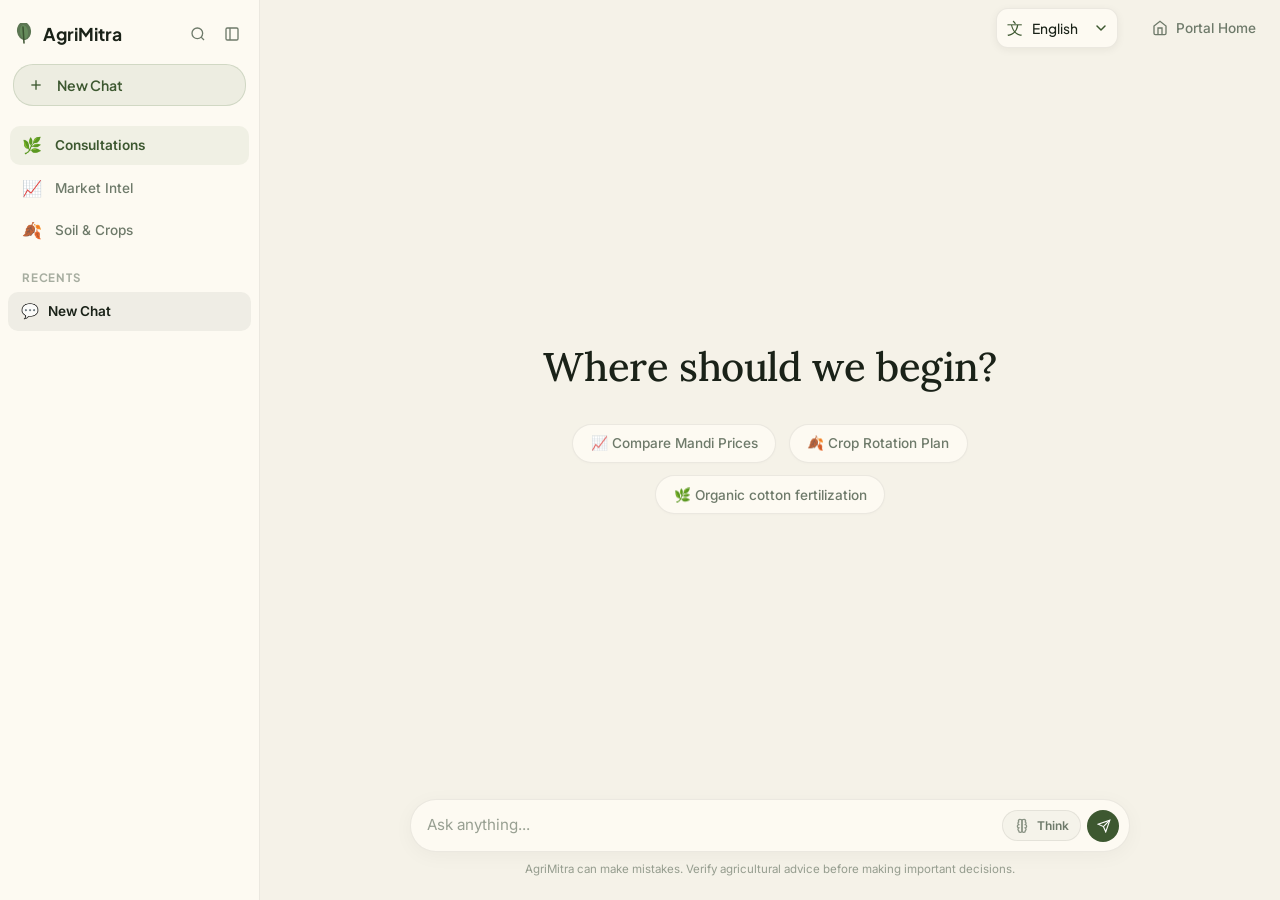
<file: frontend/chat.html>
<!DOCTYPE html>
<html lang="en">
<head>
    <meta charset="UTF-8">
    <meta name="viewport" content="width=device-width, initial-scale=1.0">
    <meta name="description" content="Chat with AgriMitra AI – Real-time agriculture market assistant.">
    <title>AgriMitra AI | Chat Assistant</title>
    <link rel="preconnect" href="https://fonts.googleapis.com">
    <link rel="preconnect" href="https://fonts.gstatic.com" crossorigin>
    <link href="https://fonts.googleapis.com/css2?family=Inter:wght@300;400;500;600&family=Lora:ital,wght@0,500;0,600;1,500&family=Noto+Sans+Arabic:wght@400;500;600;700&family=Noto+Sans+Bengali:wght@400;500;600;700&family=Noto+Sans+Devanagari:wght@400;500;600;700&family=Noto+Sans+Gujarati:wght@400;500;600;700&family=Noto+Sans+Gurmukhi:wght@400;500;600;700&family=Noto+Sans+Kannada:wght@400;500;600;700&family=Noto+Sans+Malayalam:wght@400;500;600;700&family=Noto+Sans+Oriya:wght@400;500;600;700&family=Noto+Sans+Tamil:wght@400;500;600;700&family=Noto+Sans+Telugu:wght@400;500;600;700&family=Plus+Jakarta+Sans:wght@400;500;600;700&display=swap" rel="stylesheet">
    <link rel="stylesheet" href="style.css?v=16">
    <link rel="stylesheet" href="chat.css?v=7">
</head>
<body class="light-theme">
    <div class="chat-container">
        <!-- ===== SIDEBAR ===== -->
        <aside class="chat-sidebar" id="sidebar">
            <div class="sidebar-header">
                <div class="header-top-row">
                    <a href="index.html" class="logo">
                        <svg width="22" height="22" viewBox="0 0 22 22" fill="none">
                            <ellipse cx="11" cy="8" rx="7" ry="9" fill="#4a6741" transform="rotate(-8 11 8)" opacity="0.9" />
                            <ellipse cx="11" cy="9" rx="4" ry="7" fill="#6a9460" transform="rotate(-8 11 9)" opacity="0.7" />
                            <line x1="11" y1="20" x2="10" y2="4" stroke="#3a5230" stroke-width="1.5" stroke-linecap="round" />
                        </svg>
                        <span>AgriMitra</span>
                    </a>
                    <div class="sidebar-actions">
                        <button class="icon-btn" title="Search chats">
                            <svg width="16" height="16" viewBox="0 0 24 24" fill="none" stroke="currentColor" stroke-width="2"><circle cx="11" cy="11" r="8"></circle><line x1="21" y1="21" x2="16.65" y2="16.65"></line></svg>
                        </button>
                        <button class="icon-btn" id="collapse-sidebar-btn" title="Hide sidebar">
                            <svg width="16" height="16" viewBox="0 0 24 24" fill="none" stroke="currentColor" stroke-width="2"><rect x="3" y="3" width="18" height="18" rx="2" ry="2"></rect><line x1="9" y1="3" x2="9" y2="21"></line></svg>
                        </button>
                    </div>
                </div>
                
                <button class="new-chat-btn" id="new-chat-btn">
                    <svg width="16" height="16" viewBox="0 0 24 24" fill="none" stroke="currentColor" stroke-width="2"><line x1="12" y1="5" x2="12" y2="19"></line><line x1="5" y1="12" x2="19" y2="12"></line></svg>
                    <span>New Chat</span>
                </button>
            </div>

            <!-- Sidebar Navigation Category links -->
            <div class="sidebar-nav-links">
                <a href="chat.html" class="nav-item active">
                    <span class="nav-icon">🌿</span>
                    <span>Consultations</span>
                </a>
                <a href="market.html" class="nav-item">
                    <span class="nav-icon">📈</span>
                    <span>Market Intel</span>
                </a>
                <a href="soil-crops.html" class="nav-item">
                    <span class="nav-icon">🍂</span>
                    <span>Soil &amp; Crops</span>
                </a>
            </div>

            <!-- Recent Sessions Section (No Pinned Chats) -->
            <div class="sidebar-section-header">Recents</div>
            <div class="sessions-list" id="sessions-list">
                <!-- Dynamically populated via JS -->
            </div>

        </aside>

        <!-- Sidebar Toggle for Mobile/Collapsed -->
        <button class="sidebar-toggle" id="sidebar-toggle" aria-label="Toggle Sidebar">
            <svg width="18" height="18" viewBox="0 0 24 24" fill="none" stroke="currentColor" stroke-width="2">
                <rect x="3" y="3" width="18" height="18" rx="2" ry="2"></rect>
                <line x1="9" y1="3" x2="9" y2="21"></line>
            </svg>
        </button>

        <!-- ===== MAIN CHAT INTERFACE ===== -->
        <main class="chat-main">
            <!-- Header (aligned top-right items nicely in one row) -->
            <header class="chat-header">
                <div class="header-left">
                    <!-- Space for collapse toggle on mobile -->
                </div>
                <div class="header-right">
                    <a href="index.html" class="home-nav-link">
                        <svg width="16" height="16" viewBox="0 0 24 24" fill="none" stroke="currentColor" stroke-width="2"><path d="M3 9l9-7 9 7v11a2 2 0 0 1-2 2H5a2 2 0 0 1-2-2z"></path><polyline points="9 22 9 12 15 12 15 22"></polyline></svg>
                        <span>Portal Home</span>
                    </a>

                </div>
            </header>

            <!-- Chat messages stream -->
            <div class="chat-messages" id="chat-messages">
                <!-- Welcome greeting in the center -->
                <div class="welcome-screen" id="welcome-screen">
                    <h1 class="welcome-heading">Where should we begin?</h1>

                    <!-- Tiny prompt quick-starters -->
                    <div class="prompt-quick-starters">
                        <button class="quick-prompt-btn" data-prompt="Compare tomato prices in major mandis today.">
                            📈 Compare Mandi Prices
                        </button>
                        <button class="quick-prompt-btn" data-prompt="What crop options are best for crop rotation this season?">
                            🍂 Crop Rotation Plan
                        </button>
                        <button class="quick-prompt-btn" data-prompt="Suggest natural fertilizer solutions for cotton.">
                            🌿 Organic cotton fertilization
                        </button>
                    </div>
                </div>
            </div>

            <!-- Bottom input area with pill layout in center -->
            <footer class="chat-input-area">
                <div class="chat-input-container">
                    <form class="chat-input-form" id="chat-input-form">

                        <textarea 
                            class="chat-textarea" 
                            id="chat-textarea" 
                            placeholder="Ask anything..." 
                            rows="1" 
                            required
                        ></textarea>

                        <!-- Right buttons -->
                        <div class="input-actions-right">
                            <!-- Deep thinking toggle -->
                            <button type="button" class="think-toggle-btn" id="think-toggle-btn" title="Toggle a more detailed answer">
                                <svg class="think-icon" width="16" height="16" viewBox="0 0 24 24" fill="none" stroke="currentColor" stroke-width="2">
                                    <path d="M9.5 2A2.5 2.5 0 0 1 12 4.5v15a2.5 2.5 0 0 1-4.96-.44 2.5 2.5 0 0 1 0-4.12 2.5 2.5 0 0 1 0-4.88 2.5 2.5 0 0 1 0-4.12A2.5 2.5 0 0 1 9.5 2z"></path>
                                    <path d="M14.5 2A2.5 2.5 0 0 0 12 4.5v15a2.5 2.5 0 0 0 4.96-.44 2.5 2.5 0 0 0 0-4.12 2.5 2.5 0 0 0 0-4.88 2.5 2.5 0 0 0 0-4.12A2.5 2.5 0 0 0 14.5 2z"></path>
                                </svg>
                                <span>Think</span>
                            </button>
                            

                            
                            <!-- Send button -->
                            <button type="submit" class="send-btn" id="send-btn" aria-label="Send query">
                                <svg width="14" height="14" viewBox="0 0 24 24" fill="none" stroke="currentColor" stroke-width="2"><line x1="22" y1="2" x2="11" y2="13"></line><polygon points="22 2 15 22 11 13 2 9 22 2"></polygon></svg>
                            </button>
                        </div>
                    </form>
                </div>
                <div class="input-disclaimer">
                    AgriMitra can make mistakes. Verify agricultural advice before making important decisions.
                </div>
            </footer>
        </main>
    </div>

    <script src="localization.js?v=3"></script>
    <script src="chat.js?v=2"></script>
</body>
</html>
</file>
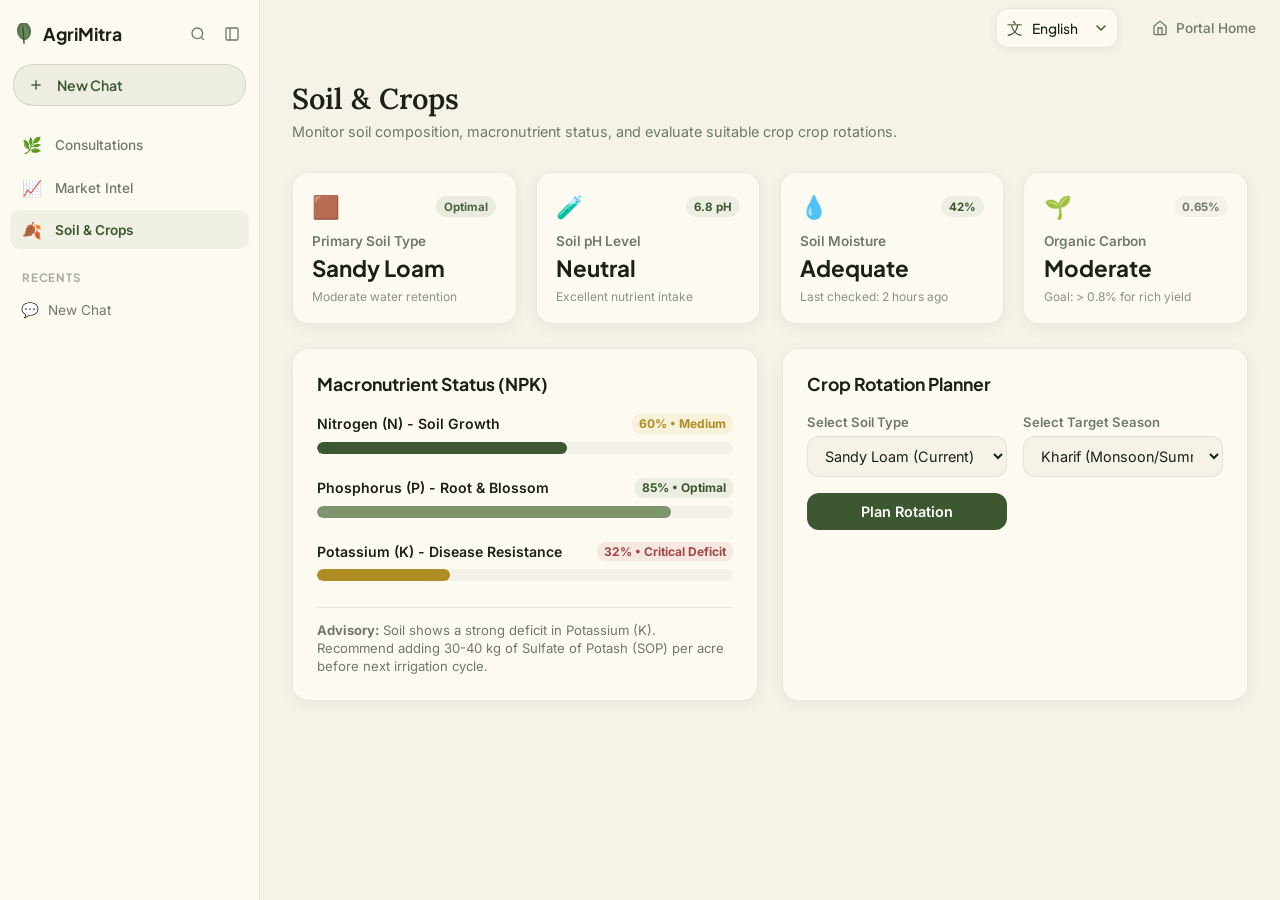
<file: frontend/soil-crops.html>
<!DOCTYPE html>
<html lang="en">
<head>
    <meta charset="UTF-8">
    <meta name="viewport" content="width=device-width, initial-scale=1.0">
    <meta name="description" content="AgriMitra AI – Soil condition metrics and crop rotation suitability planner.">
    <title>AgriMitra AI | Soil &amp; Crops</title>
    <link rel="preconnect" href="https://fonts.googleapis.com">
    <link rel="preconnect" href="https://fonts.gstatic.com" crossorigin>
    <link href="https://fonts.googleapis.com/css2?family=Inter:wght@300;400;500;600&family=Lora:ital,wght@0,500;0,600;1,500&family=Noto+Sans+Arabic:wght@400;500;600;700&family=Noto+Sans+Bengali:wght@400;500;600;700&family=Noto+Sans+Devanagari:wght@400;500;600;700&family=Noto+Sans+Gujarati:wght@400;500;600;700&family=Noto+Sans+Gurmukhi:wght@400;500;600;700&family=Noto+Sans+Kannada:wght@400;500;600;700&family=Noto+Sans+Malayalam:wght@400;500;600;700&family=Noto+Sans+Oriya:wght@400;500;600;700&family=Noto+Sans+Tamil:wght@400;500;600;700&family=Noto+Sans+Telugu:wght@400;500;600;700&family=Plus+Jakarta+Sans:wght@400;500;600;700&display=swap" rel="stylesheet">
    <link rel="stylesheet" href="style.css?v=16">
    <link rel="stylesheet" href="chat.css?v=7">
</head>
<body class="light-theme">
    <div class="chat-container">
        <!-- ===== SIDEBAR ===== -->
        <aside class="chat-sidebar" id="sidebar">
            <div class="sidebar-header">
                <div class="header-top-row">
                    <a href="index.html" class="logo">
                        <svg width="22" height="22" viewBox="0 0 22 22" fill="none">
                            <ellipse cx="11" cy="8" rx="7" ry="9" fill="#4a6741" transform="rotate(-8 11 8)" opacity="0.9" />
                            <ellipse cx="11" cy="9" rx="4" ry="7" fill="#6a9460" transform="rotate(-8 11 9)" opacity="0.7" />
                            <line x1="11" y1="20" x2="10" y2="4" stroke="#3a5230" stroke-width="1.5" stroke-linecap="round" />
                        </svg>
                        <span>AgriMitra</span>
                    </a>
                    <div class="sidebar-actions">
                        <button class="icon-btn" title="Search chats">
                            <svg width="16" height="16" viewBox="0 0 24 24" fill="none" stroke="currentColor" stroke-width="2"><circle cx="11" cy="11" r="8"></circle><line x1="21" y1="21" x2="16.65" y2="16.65"></line></svg>
                        </button>
                        <button class="icon-btn" id="collapse-sidebar-btn" title="Hide sidebar">
                            <svg width="16" height="16" viewBox="0 0 24 24" fill="none" stroke="currentColor" stroke-width="2"><rect x="3" y="3" width="18" height="18" rx="2" ry="2"></rect><line x1="9" y1="3" x2="9" y2="21"></line></svg>
                        </button>
                    </div>
                </div>
                
                <a href="chat.html" class="new-chat-btn" style="text-decoration: none;">
                    <svg width="16" height="16" viewBox="0 0 24 24" fill="none" stroke="currentColor" stroke-width="2"><line x1="12" y1="5" x2="12" y2="19"></line><line x1="5" y1="12" x2="19" y2="12"></line></svg>
                    <span>New Chat</span>
                </a>
            </div>

            <!-- Sidebar Navigation Category links -->
            <div class="sidebar-nav-links">
                <a href="chat.html" class="nav-item">
                    <span class="nav-icon">🌿</span>
                    <span>Consultations</span>
                </a>
                <a href="market.html" class="nav-item">
                    <span class="nav-icon">📈</span>
                    <span>Market Intel</span>
                </a>
                <a href="soil-crops.html" class="nav-item active">
                    <span class="nav-icon">🍂</span>
                    <span>Soil &amp; Crops</span>
                </a>
            </div>

            <!-- Recent Sessions Section -->
            <div class="sidebar-section-header">Recents</div>
            <div class="sessions-list" id="sessions-list">
                <!-- Dynamically populated via JS -->
            </div>
        </aside>

        <!-- Sidebar Toggle for Mobile/Collapsed -->
        <button class="sidebar-toggle" id="sidebar-toggle" aria-label="Toggle Sidebar">
            <svg width="18" height="18" viewBox="0 0 24 24" fill="none" stroke="currentColor" stroke-width="2">
                <rect x="3" y="3" width="18" height="18" rx="2" ry="2"></rect>
                <line x1="9" y1="3" x2="9" y2="21"></line>
            </svg>
        </button>

        <!-- ===== MAIN PANEL ===== -->
        <main class="chat-main">
            <!-- Header -->
            <header class="chat-header">
                <div class="header-left"></div>
                <div class="header-right">
                    <a href="index.html" class="home-nav-link">
                        <svg width="16" height="16" viewBox="0 0 24 24" fill="none" stroke="currentColor" stroke-width="2"><path d="M3 9l9-7 9 7v11a2 2 0 0 1-2 2H5a2 2 0 0 1-2-2z"></path><polyline points="9 22 9 12 15 12 15 22"></polyline></svg>
                        <span>Portal Home</span>
                    </a>
                </div>
            </header>

            <!-- Dashboard Content -->
            <div class="dashboard-content">
                <div class="dashboard-header">
                    <h1 class="dashboard-title">Soil &amp; Crops</h1>
                    <p class="dashboard-subtitle">Monitor soil composition, macronutrient status, and evaluate suitable crop crop rotations.</p>
                </div>

                <!-- Soil Status Grid -->
                <div class="dashboard-grid">
                    <!-- Soil Type -->
                    <div class="dash-card">
                        <div class="card-top">
                            <span class="card-icon">🟫</span>
                            <span class="trend-badge stable" style="background:rgba(74,103,65,0.1); color:#4a6741;">Optimal</span>
                        </div>
                        <div class="card-name">Primary Soil Type</div>
                        <div class="card-value">Sandy Loam</div>
                        <div class="card-meta">Moderate water retention</div>
                    </div>

                    <!-- pH Level -->
                    <div class="dash-card">
                        <div class="card-top">
                            <span class="card-icon">🧪</span>
                            <span class="trend-badge up">6.8 pH</span>
                        </div>
                        <div class="card-name">Soil pH Level</div>
                        <div class="card-value">Neutral</div>
                        <div class="card-meta">Excellent nutrient intake</div>
                    </div>

                    <!-- Moisture -->
                    <div class="dash-card">
                        <div class="card-top">
                            <span class="card-icon">💧</span>
                            <span class="trend-badge up">42%</span>
                        </div>
                        <div class="card-name">Soil Moisture</div>
                        <div class="card-value">Adequate</div>
                        <div class="card-meta">Last checked: 2 hours ago</div>
                    </div>

                    <!-- Organic Carbon -->
                    <div class="dash-card">
                        <div class="card-top">
                            <span class="card-icon">🌱</span>
                            <span class="trend-badge stable">0.65%</span>
                        </div>
                        <div class="card-name">Organic Carbon</div>
                        <div class="card-value">Moderate</div>
                        <div class="card-meta">Goal: > 0.8% for rich yield</div>
                    </div>
                </div>

                <!-- NPK & Crop Suitability Section -->
                <div style="display: grid; grid-template-columns: repeat(auto-fit, minmax(320px, 1fr)); gap: 1.5rem; width: 100%;">
                    <!-- NPK Section -->
                    <div class="dashboard-section" style="flex: 1;">
                        <h2 class="section-title">Macronutrient Status (NPK)</h2>
                        <div class="npk-grid">
                            <!-- Nitrogen -->
                            <div class="npk-item">
                                <div class="npk-label-row">
                                    <span class="npk-name">Nitrogen (N) - Soil Growth</span>
                                    <span class="npk-status medium">60% • Medium</span>
                                </div>
                                <div class="progress-track">
                                    <div class="progress-fill n" style="width: 60%;"></div>
                                </div>
                            </div>

                            <!-- Phosphorus -->
                            <div class="npk-item">
                                <div class="npk-label-row">
                                    <span class="npk-name">Phosphorus (P) - Root &amp; Blossom</span>
                                    <span class="npk-status high">85% • Optimal</span>
                                </div>
                                <div class="progress-track">
                                    <div class="progress-fill p" style="width: 85%;"></div>
                                </div>
                            </div>

                            <!-- Potassium -->
                            <div class="npk-item">
                                <div class="npk-label-row">
                                    <span class="npk-name">Potassium (K) - Disease Resistance</span>
                                    <span class="npk-status low">32% • Critical Deficit</span>
                                </div>
                                <div class="progress-track">
                                    <div class="progress-fill k" style="width: 32%;"></div>
                                </div>
                            </div>
                        </div>
                        <div style="font-size: 0.82rem; color: var(--text-secondary); line-height: 1.4; border-top: 1px solid var(--border-chat); padding-top: 0.8rem; margin-top: 0.4rem;">
                            <strong>Advisory:</strong> Soil shows a strong deficit in Potassium (K). Recommend adding 30-40 kg of Sulfate of Potash (SOP) per acre before next irrigation cycle.
                        </div>
                    </div>

                    <!-- Crop Suitability Calculator Section -->
                    <div class="dashboard-section" style="flex: 1;">
                        <h2 class="section-title">Crop Rotation Planner</h2>
                        <div class="calc-form-row">
                            <div class="form-group">
                                <label for="soil-select">Select Soil Type</label>
                                <select id="soil-select" class="form-select">
                                    <option value="sandy-loam">Sandy Loam (Current)</option>
                                    <option value="clayey">Clayey Soil</option>
                                    <option value="black-cotton">Black Cotton Soil</option>
                                    <option value="alluvial">Alluvial Soil</option>
                                </select>
                            </div>
                            <div class="form-group">
                                <label for="season-select">Select Target Season</label>
                                <select id="season-select" class="form-select">
                                    <option value="kharif">Kharif (Monsoon/Summer)</option>
                                    <option value="rabi">Rabi (Winter)</option>
                                    <option value="zaid">Zaid (Spring/Short Summer)</option>
                                </select>
                            </div>
                            <button class="btn-calc" id="btn-calculate">
                                <span>Plan Rotation</span>
                            </button>
                        </div>

                        <!-- Results Container -->
                        <div class="calc-results" id="calc-results">
                            <h3 class="results-heading" id="results-heading">Recommended Rotation Schedule</h3>
                            <div class="rotation-timeline" id="rotation-timeline">
                                <!-- Populated dynamically -->
                            </div>
                        </div>
                    </div>
                </div>
            </div>
        </main>
    </div>

    <script src="localization.js?v=3"></script>
    <script src="soil-crops.js"></script>
</body>
</html>
</file>
<file: frontend/style.css>
/* ==================================================
   AGRIMITRA — Premium Landing Page
   Exact match to reference design
   ================================================== */

:root {
    --bg:         #F5F2E8;
    --bg-card:    #FDFAF2;
    --primary:    #1a2218;
    --accent:     #7C956D;
    --accent-d:   #3d5830;
    --gold:       #C8A96A;
    --muted:      #6e7a6a;
    --muted-l:    #9aa49a;
    --border:     rgba(26,34,24,0.09);
    --border-m:   rgba(26,34,24,0.14);

    --ff-head:    'Lora', Georgia, serif;
    --ff-ui:      'Plus Jakarta Sans', sans-serif;
    --ff-body:    'Inter', sans-serif;

    --r-card:     24px;
    --r-btn:      999px;
    --shadow:     0 2px 12px rgba(26,34,24,0.07);
    --shadow-md:  0 8px 32px rgba(26,34,24,0.1);
    --t:          0.22s cubic-bezier(.4,0,.2,1);
}

*, *::before, *::after { box-sizing: border-box; margin: 0; padding: 0; }
html { scroll-behavior: smooth; }
body { font-family: var(--ff-body); background: var(--bg); color: var(--primary); overflow-x: hidden; -webkit-font-smoothing: antialiased; }
a { text-decoration: none; color: inherit; }

/* ===== NAVBAR ===== */
.navbar {
    position: fixed; top: 0; left: 0; right: 0; z-index: 100;
    display: flex; align-items: center; justify-content: space-between;
    padding: 1.1rem 5%; transition: background var(--t), box-shadow var(--t);
}
.navbar.scrolled {
    background: rgba(245,242,232,0.96);
    backdrop-filter: blur(14px);
    box-shadow: 0 1px 0 var(--border), var(--shadow);
}
.logo { display: flex; align-items: center; gap: 0.5rem; font-family: var(--ff-ui); font-size: 1.2rem; font-weight: 600; color: var(--primary); }
.nav-links { display: flex; gap: 2.2rem; }
.nav-links a { font-family: var(--ff-ui); font-size: 0.92rem; font-weight: 500; color: var(--primary); transition: color var(--t); position: relative; }
.nav-links a::after { content:''; position:absolute; bottom:-3px; left:0; width:0; height:1.5px; background:var(--accent); transition: width var(--t); }
.nav-links a:hover { color: var(--accent-d); }
.nav-links a:hover::after { width:100%; }
.btn-nav {
    display: inline-flex; align-items: center;
    background: #2a3828; color: #fff;
    font-family: var(--ff-ui); font-weight: 500; font-size: 0.9rem;
    padding: 0.65rem 1.35rem; border-radius: var(--r-btn);
    transition: background var(--t), transform var(--t), box-shadow var(--t);
    white-space: nowrap;
}
.btn-nav:hover { background: var(--primary); transform: translateY(-1px); box-shadow: 0 4px 14px rgba(26,34,24,0.18); }
.language-picker {
    display: inline-flex;
    align-items: center;
    gap: 0.5rem;
    min-height: 42px;
    padding: 0.35rem 0.75rem;
    border: 1px solid var(--border-m);
    border-radius: 14px;
    background: rgba(253,250,242,0.94);
    color: var(--primary);
    box-shadow: 0 2px 8px rgba(26,34,24,0.06);
    font: 500 0.88rem var(--ff-ui);
    white-space: nowrap;
}
.language-picker > span {
    color: var(--accent-d);
    font-size: 1rem;
    line-height: 1;
}
.language-picker select {
    max-width: 128px;
    min-height: 30px;
    border: 0;
    outline: none;
    appearance: none;
    -webkit-appearance: none;
    background: transparent;
    color: inherit;
    font: inherit;
    cursor: pointer;
    padding: 0 1.05rem 0 0.1rem;
    background-image: url("data:image/svg+xml,%3Csvg xmlns='http://www.w3.org/2000/svg' width='12' height='12' viewBox='0 0 12 12'%3E%3Cpath d='m2 4 4 4 4-4' fill='none' stroke='%233d5830' stroke-width='1.5' stroke-linecap='round' stroke-linejoin='round'/%3E%3C/svg%3E");
    background-repeat: no-repeat;
    background-position: right center;
}
.language-picker select:focus-visible {
    outline: 2px solid var(--accent);
    outline-offset: 3px;
    border-radius: 4px;
}
.hamburger { display: none; flex-direction: column; gap: 5px; background: none; border: none; cursor: pointer; padding: 4px; }
.hamburger span { display: block; width: 22px; height: 2px; background: var(--primary); border-radius: 2px; }

/* ===== HERO ===== */
.hero {
    position: relative; min-height: 100vh;
    display: flex; align-items: center;
    overflow: hidden;
    border-radius: 0 0 36px 36px;
}

/* Background layers to simulate warm hazy agricultural landscape */
.hero-bg { position: absolute; inset: 0; z-index: 0; }

/* Sky — warm creamy-gold gradient from top */
.sky-layer {
    position: absolute; inset: 0;
    background: linear-gradient(175deg,
        #f0ebe0 0%,
        #e8e1ce 18%,
        #e2d9be 32%,
        #d4c8a0 50%,
        #bfbb8c 65%,
        #a8b878 78%,
        #7a9a58 90%,
        #5a8040 100%
    );
}
/* Atmospheric mist / haze in mid zone */
.mist-layer {
    position: absolute; inset: 0;
    background:
        radial-gradient(ellipse 120% 45% at 50% 62%, rgba(220,215,185,0.55) 0%, transparent 60%),
        radial-gradient(ellipse 80%  30% at 25% 72%, rgba(200,210,170,0.3)  0%, transparent 55%);
}
/* Mountain silhouette (soft hills in mid-distance) */
.mountain-layer {
    position: absolute; bottom: 18%; left: 0; right: 0; height: 40%;
    background:
        radial-gradient(ellipse 60% 70% at 15% 100%, rgba(140,165,110,0.55) 0%, transparent 55%),
        radial-gradient(ellipse 50% 65% at 50% 100%, rgba(120,150,90,0.4)  0%, transparent 55%),
        radial-gradient(ellipse 45% 60% at 80% 100%, rgba(130,160,100,0.45) 0%, transparent 52%);
}
/* Field rows at the bottom */
.field-layer {
    position: absolute; bottom: 0; left: 0; right: 0; height: 38%;
    background: linear-gradient(to bottom, transparent 0%, rgba(60,100,40,0.45) 60%, rgba(40,80,25,0.65) 100%);
}
/* Left-side text readability fade */
.fade-left {
    position: absolute; inset: 0;
    background: linear-gradient(to right,
        rgba(245,242,232,0.88) 0%,
        rgba(245,242,232,0.72) 30%,
        rgba(245,242,232,0.28) 52%,
        rgba(245,242,232,0.0)  68%
    );
}
/* Top navbar fade */
.fade-top {
    position: absolute; top: 0; left: 0; right: 0; height: 160px;
    background: linear-gradient(to bottom, rgba(245,242,232,0.72), transparent);
    pointer-events: none;
}

/* Hero content */
.hero-left {
    position: relative; z-index: 10;
    padding: 0 5%; max-width: 750px; padding-top: 4vh;
}
.hero-h1 {
    font-family: var(--ff-head);
    font-size: clamp(2.6rem, 4.3vw, 4rem);
    font-weight: 600; line-height: 1.08; letter-spacing: -0.025em;
    color: var(--primary); margin-bottom: 1.4rem;
}
.hero-h1 span { white-space: normal; }
.h1-accent { color: var(--accent-d); font-style: normal; }

html:lang(hi) body, html:lang(mr) body,
html:lang(bn) body, html:lang(as) body,
html:lang(te) body, html:lang(ta) body,
html:lang(ur) body, html:lang(gu) body,
html:lang(kn) body, html:lang(or) body,
html:lang(ml) body, html:lang(pa) body {
    font-family: var(--indic-font), "Nirmala UI", "Noto Sans", sans-serif;
    -webkit-font-smoothing: auto;
}
html:lang(hi) { --indic-font: "Noto Sans Devanagari"; }
html:lang(mr) { --indic-font: "Noto Sans Devanagari"; }
html:lang(bn) { --indic-font: "Noto Sans Bengali"; }
html:lang(as) { --indic-font: "Noto Sans Bengali"; }
html:lang(te) { --indic-font: "Noto Sans Telugu"; }
html:lang(ta) { --indic-font: "Noto Sans Tamil"; }
html:lang(ur) { --indic-font: "Noto Sans Arabic"; }
html:lang(gu) { --indic-font: "Noto Sans Gujarati"; }
html:lang(kn) { --indic-font: "Noto Sans Kannada"; }
html:lang(or) { --indic-font: "Noto Sans Oriya"; }
html:lang(ml) { --indic-font: "Noto Sans Malayalam"; }
html:lang(pa) { --indic-font: "Noto Sans Gurmukhi"; }
html:lang(hi) .hero-h1, html:lang(mr) .hero-h1,
html:lang(bn) .hero-h1, html:lang(as) .hero-h1,
html:lang(te) .hero-h1, html:lang(ta) .hero-h1,
html:lang(ur) .hero-h1, html:lang(gu) .hero-h1,
html:lang(kn) .hero-h1, html:lang(or) .hero-h1,
html:lang(ml) .hero-h1, html:lang(pa) .hero-h1 {
    font-family: var(--indic-font), "Nirmala UI", "Noto Sans", sans-serif;
    font-size: clamp(2.3rem, 4.0vw, 3.75rem);
    line-height: 1.14;
    letter-spacing: 0;
}

.hero-sub { font-size: 1.05rem; line-height: 1.65; color: var(--muted); margin-bottom: 2.5rem; max-width: 460px; }

.hero-ctas { display: flex; align-items: center; gap: 1.8rem; flex-wrap: wrap; }

.btn-dark {
    display: inline-flex; align-items: center;
    background: #2a3828; color: #fff;
    font-family: var(--ff-ui); font-weight: 500; font-size: 1rem;
    padding: 0.85rem 1.8rem; border-radius: var(--r-btn);
    border: none; cursor: pointer;
    transition: background var(--t), transform var(--t), box-shadow var(--t);
}
.btn-dark:hover { background: var(--primary); transform: translateY(-2px); box-shadow: 0 6px 20px rgba(26,34,24,0.22); }

.btn-ghost-play {
    display: flex; align-items: center; gap: 0.9rem;
    background: none; border: none; cursor: pointer;
    font-family: var(--ff-ui); font-size: 0.97rem; font-weight: 500;
    color: var(--primary); transition: color var(--t);
}
.btn-ghost-play:hover { color: var(--accent-d); }
.play-btn {
    display: flex; align-items: center; justify-content: center;
    width: 44px; height: 44px; background: rgba(0,0,0,0.06);
    border-radius: 50%;
    transition: transform var(--t), background var(--t); flex-shrink: 0;
}
.btn-ghost-play:hover .play-btn { transform: scale(1.07); background: rgba(0,0,0,0.1); }

/* Hero right visual */
.hero-right {
    position: absolute; right: 0; top: 0; bottom: 0; width: 55%;
    z-index: 5; pointer-events: none;
    display: flex; align-items: flex-end; justify-content: center;
}
.data-svg { position: absolute; inset: 0; width: 100%; height: 100%; opacity: 0.8; }
.dot-grid { position: absolute; background-image: radial-gradient(rgba(255,255,255,0.7) 1.2px, transparent 1.2px); background-size: 18px 18px; }
.dg-tr { top: 16%; right: 6%; width: 120px; height: 120px; }
.dg-br { bottom: 26%; right: 3%; width: 100px; height: 100px; opacity: 0.8; }

.plant-wrap { position: relative; z-index: 6; width: 100%; height: 92%; display: flex; align-items: flex-end; justify-content: center; }
.plant-svg {
    width: auto; height: 100%; max-height: 580px;
    filter: drop-shadow(0 24px 48px rgba(40,80,30,0.3)) drop-shadow(0 4px 12px rgba(40,80,30,0.2));
    animation: plantSway 7s ease-in-out infinite alternate;
    transform-origin: bottom center;
}
@keyframes plantSway {
    0%  { transform: rotate(-1.5deg) translateY(0px); }
    50% { transform: rotate(0.4deg)  translateY(-5px); }
    100%{ transform: rotate(1.5deg)  translateY(3px); }
}

/* Wave */
.hero-wave { position: absolute; bottom: -1px; left: 0; width: 100%; z-index: 20; line-height: 0; }
.hero-wave svg { display: block; width: 100%; height: 90px; }

/* ===== PAGE BODY ===== */
.page-body { background: var(--bg); position: relative; z-index: 21; padding: 3rem 5% 5rem; display: flex; flex-direction: column; gap: 2rem; }

/* ===== SECTION CARDS ===== */
.card-section { width: 100%; }

/* ===== MARKET INTELLIGENCE SIMPLE CARD ===== */
.mkt-simple-card {
    background: #FDFAF2;
    border: 1px solid var(--border);
    border-radius: var(--r-card);
    display: grid;
    grid-template-columns: 380px 1fr;
    min-height: 510px;
    overflow: hidden;
    box-shadow: var(--shadow);
    position: relative;
}
.mkt-simple-left {
    padding: 3.2rem 2.8rem;
    border-right: 1px solid var(--border);
    display: flex; flex-direction: column; justify-content: center;
    background: rgba(253, 250, 242, 0.95);
    z-index: 10;
}
.live-badge {
    display: inline-flex; align-items: center; gap: 0.5rem;
    font-family: var(--ff-ui); font-size: 0.72rem; font-weight: 700;
    letter-spacing: 0.08em; text-transform: uppercase;
    color: #3d5830; background: rgba(124, 149, 109, 0.18);
    padding: 0.3rem 0.75rem; border-radius: 14px;
    margin-bottom: 1.5rem; width: fit-content;
}
.live-dot {
    display: inline-block; width: 7px; height: 7px; border-radius: 50%;
    background: #5a8040;
    box-shadow: 0 0 0 2px rgba(90,128,64,0.25);
    animation: livePulse 2s ease-in-out infinite;
}
@keyframes livePulse { 0%,100% { box-shadow: 0 0 0 2px rgba(90,128,64,0.25); } 50% { box-shadow: 0 0 0 5px rgba(90,128,64,0.12); } }

.mkt-heading {
    font-family: var(--ff-head); font-size: clamp(2.1rem, 3.2vw, 2.75rem);
    font-weight: 600; line-height: 1.1; letter-spacing: -0.02em;
    color: var(--primary); margin-bottom: 1.25rem;
}
.mkt-accent { font-style: italic; color: var(--accent-d); }

.mkt-sub { font-size: 0.95rem; color: var(--muted); line-height: 1.65; margin-bottom: 2rem; }

.feature-list { list-style: none; display: flex; flex-direction: column; gap: 1rem; margin-bottom: 0; }
.feature-list li { display: flex; align-items: center; gap: 0.75rem; font-size: 0.9rem; color: var(--primary); font-weight: 600; }
.feat-icon { display: flex; align-items: center; justify-content: center; width: 30px; height: 30px; background: rgba(124,149,109,0.15); border-radius: 50%; flex-shrink: 0; }

/* Right scenery */
.mkt-right-scenery {
    position: relative;
    background: #e4eadc;
    overflow: hidden;
}
.mkt-landscape {
    position: absolute; inset: 0;
    background: linear-gradient(to bottom, #dbe4d2 0%, #d4e0c8 30%, #aab99a 60%, #4a6836 100%);
}
.mkt-field {
    position: absolute; bottom: 0; left: 0; width: 100%; height: 50%;
    background: 
        radial-gradient(ellipse 150% 100% at 50% 100%, #304e22 0%, transparent 60%),
        linear-gradient(to bottom, transparent 0%, #203515 100%);
    opacity: 0.8;
}
.mkt-mist {
    position: absolute; bottom: 30%; left: 0; width: 100%; height: 40%;
    background: linear-gradient(to top, rgba(255,255,255,0.4), transparent);
    filter: blur(8px);
}
.mkt-bg-fade {
    position: absolute; inset: 0;
    background: radial-gradient(circle at 70% 30%, rgba(255,255,255,0.4) 0%, transparent 60%);
}

/* Market Pulse Card */
.mkt-pulse-card {
    position: absolute; top: 2.2rem; left: 2.8rem;
    width: 440px; max-width: calc(100% - 240px);
    background: #FDFAF2;
    border: 1px solid rgba(26,34,24,0.1);
    border-radius: 20px; padding: 1.2rem 1.5rem;
    box-shadow: 0 8px 24px rgba(26,34,24,0.06);
    z-index: 10;
    display: flex; flex-direction: column; gap: 0.9rem;
}
.mkt-pulse-header { display: flex; flex-direction: column; gap: 0.15rem; }
.mkt-pulse-title { font-family: var(--ff-ui); font-size: 1.1rem; font-weight: 700; color: var(--primary); }
.mkt-pulse-sub { font-size: 0.86rem; color: var(--muted); }

.mkt-pulse-list { display: flex; flex-direction: column; gap: 0.6rem; }
.pulse-item {
    background: rgba(124, 149, 109, 0.06);
    border: 1px solid rgba(124, 149, 109, 0.12);
    border-radius: 12px; padding: 0.65rem 1rem;
    display: flex; justify-content: space-between; align-items: center;
    font-size: 0.88rem;
}
.pulse-crop { display: flex; align-items: center; gap: 0.5rem; font-weight: 600; color: var(--primary); }
.pulse-val { display: flex; align-items: center; gap: 0.5rem; font-family: 'Plus Jakarta Sans', sans-serif; font-size: 0.95rem; color: var(--primary); }
.pulse-val strong { font-weight: 700; }
.p-up { color: #4a7832; font-weight: 700; font-size: 0.8rem; background: rgba(74,120,50,0.12); padding: 0.15rem 0.45rem; border-radius: 8px; }
.p-down { color: #a24646; font-weight: 700; font-size: 0.8rem; background: rgba(162,70,70,0.12); padding: 0.15rem 0.45rem; border-radius: 8px; }

.dot-grid-tr {
    position: absolute; top: 2rem; right: 2rem; width: 120px; height: 100px;
    background-image: radial-gradient(rgba(255,255,255,0.7) 1.5px, transparent 1.5px);
    background-size: 16px 16px; opacity: 0.7; z-index: 5;
}

.mkt-plant {
    position: absolute; right: 0; bottom: -5%; width: 220px; z-index: 8;
    filter: drop-shadow(0 15px 30px rgba(20,40,15,0.3));
    animation: plantSway 6s ease-in-out infinite alternate;
    transform-origin: bottom center;
}

/* Feature Glass Cards */
.feature-glass-cards {
    position: absolute; bottom: 2.2rem; left: 2.8rem; right: 220px;
    display: flex; gap: 0.8rem; align-items: center; z-index: 10;
}
.feat-glass-card {
    flex: 1;
    background: #FDFAF2;
    border: 1px solid rgba(26, 34, 24, 0.1);
    border-radius: 18px; padding: 1.2rem;
    box-shadow: 0 6px 20px rgba(26, 34, 24, 0.05);
    display: flex; flex-direction: column; gap: 0.5rem;
}
.fg-icon {
    display: flex; align-items: center; justify-content: center;
    width: 36px; height: 36px; background: rgba(124,149,109,0.15);
    border-radius: 50%;
}
.fg-name { font-family: var(--ff-ui); font-size: 0.95rem; font-weight: 700; color: var(--primary); }
.fg-desc { font-size: 0.78rem; color: var(--muted); line-height: 1.45; }
.fg-step-arrow { color: var(--muted); font-size: 1.1rem; font-weight: 600; opacity: 0.6; }

/* ===== SECTION 2: HOW AGRIMITRA WORKS ===== */
.flow-card-simple {
    background: #EDF3E7;
    border: 1px solid rgba(26, 34, 24, 0.08);
    border-radius: 24px; padding: 2.5rem 2.8rem;
    display: flex; flex-direction: column; gap: 2rem;
    box-shadow: var(--shadow);
}
.flow-top-split {
    display: grid; grid-template-columns: 320px 1fr; gap: 2.5rem; align-items: center;
}
.flow-left-simple { display: flex; flex-direction: column; gap: 0.6rem; }
.flow-badge-pill {
    display: inline-flex; align-items: center; gap: 0.5rem;
    font-family: var(--ff-ui); font-size: 0.7rem; font-weight: 700;
    letter-spacing: 0.08em; text-transform: uppercase;
    color: #3d5830; background: rgba(124, 149, 109, 0.18);
    padding: 0.3rem 0.75rem; border-radius: 14px; margin-bottom: 0.8rem;
    width: fit-content;
}
.flow-heading {
    font-family: var(--ff-head); font-size: clamp(1.8rem, 2.8vw, 2.3rem);
    font-weight: 600; line-height: 1.15; color: var(--primary); margin-bottom: 0.8rem;
}
.flow-accent { font-style: italic; color: var(--accent-d); }
.flow-sub { font-size: 0.9rem; color: var(--muted); line-height: 1.6; }

.flow-right-simple { width: 100%; }
.steps-row {
    display: flex; align-items: flex-start; justify-content: space-between; gap: 0.4rem;
}
.step { flex: 1; display: flex; flex-direction: column; align-items: flex-start; gap: 0.35rem; }
.step-icon-wrap {
    width: 44px; height: 44px; background: rgba(124, 149, 109, 0.16);
    border-radius: 50%; display: flex; align-items: center; justify-content: center;
    margin-bottom: 0.4rem;
}
.step-title { font-family: var(--ff-ui); font-size: 0.85rem; font-weight: 700; color: var(--primary); line-height: 1.25; }
.step-desc { font-size: 0.75rem; color: var(--muted); line-height: 1.4; }
.step-arrow { font-size: 1rem; color: var(--muted); opacity: 0.5; margin-top: 0.6rem; }

/* Bottom Trust Pill Bar */
.flow-trust-pill-bar {
    background: #FDFAF2;
    border: 1px solid rgba(26, 34, 24, 0.08);
    border-radius: 18px; padding: 0.9rem 1.8rem;
    display: flex; align-items: center; justify-content: space-around;
    box-shadow: 0 4px 16px rgba(26, 34, 24, 0.04);
}
.trust-pill-item { display: flex; align-items: center; gap: 0.7rem; }
.tp-icon {
    width: 32px; height: 32px; background: rgba(124, 149, 109, 0.14);
    border-radius: 50%; display: flex; align-items: center; justify-content: center;
}
.tp-text { display: flex; flex-direction: column; gap: 0.1rem; }
.tp-text strong { font-size: 0.85rem; font-weight: 700; color: var(--primary); }
.tp-text span { font-size: 0.75rem; color: var(--muted); }
.tp-divider { width: 1px; height: 28px; background: rgba(26, 34, 24, 0.12); }

/* ===== BUTTONS ===== */
.btn-dark {
    display: inline-flex; align-items: center;
    background: #2a3828; color: #fff;
    font-family: var(--ff-ui); font-weight: 500; font-size: 0.92rem;
    padding: 0.75rem 1.5rem; border-radius: var(--r-btn);
    border: none; cursor: pointer; align-self: flex-start;
    transition: background var(--t), transform var(--t), box-shadow var(--t);
}
.btn-dark:hover { background: var(--primary); transform: translateY(-2px); box-shadow: 0 6px 20px rgba(26,34,24,0.22); }

/* ===== REDUCED MOTION ===== */
@media (prefers-reduced-motion: reduce) {
    .plant-svg { animation: none; }
    .live-dot { animation: none; }
}

/* ===== RESPONSIVE ===== */
@media (max-width: 1100px) {
    .mkt-simple-card { grid-template-columns: 320px 1fr; }
    .feature-glass-cards { right: 100px; }
}
@media (max-width: 900px) {
    .mkt-simple-card { grid-template-columns: 1fr; }
    .mkt-simple-left { border-right: none; border-bottom: 1px solid var(--border); }
    .mkt-right-scenery { min-height: 380px; }
    .feature-glass-cards { position: absolute; bottom: 2rem; left: 2rem; right: 2rem; }
    .mkt-plant { display: none; }
    .dot-grid-tr { display: none; }
    
    .flow-left-simple { flex-direction: column; gap: 1rem; }
}
@media (max-width: 768px) {
    .nav-links { display: none; }
    .navbar { gap: 0.6rem; }
    .navbar > .language-picker { margin-left: auto; }
    .language-picker { min-height: 40px; padding: 0.3rem 0.6rem; }
    .language-picker select { max-width: 106px; font-size: 0.82rem; }
    .hamburger { display: flex; }
    .page-body { padding: 2rem 4% 4rem; }
    .hero-left { max-width: 100%; }
    .hero-right { position: absolute; right: -10%; width: 75%; opacity: 0.35; }
    
    .feature-glass-cards { flex-direction: column; gap: 1rem; position: relative; bottom: auto; left: auto; right: auto; margin: 2rem; }
    .fg-card-connect { display: none; }
    .mkt-right-scenery { min-height: auto; }
}
@media (max-width: 480px) {
    .hero-h1 { font-size: clamp(2.05rem, 8vw, 2.8rem); }
    html:lang(hi) .hero-h1, html:lang(mr) .hero-h1,
    html:lang(bn) .hero-h1, html:lang(as) .hero-h1,
    html:lang(te) .hero-h1, html:lang(ta) .hero-h1,
    html:lang(ur) .hero-h1, html:lang(gu) .hero-h1,
    html:lang(kn) .hero-h1, html:lang(or) .hero-h1,
    html:lang(ml) .hero-h1, html:lang(pa) .hero-h1 {
        font-size: clamp(1.95rem, 7.5vw, 2.65rem);
    }
    .navbar > .btn-nav { display: none; }
}

/* ===== FOOTER ===== */
.site-footer {
    width: 100%;
    margin-top: 2rem;
    padding-top: 2rem;
    display: flex;
    flex-direction: column;
}

.footer-top {
    display: grid;
    grid-template-columns: 280px 1fr 280px;
    gap: 3rem;
    padding-bottom: 2.5rem;
    border-bottom: 1px solid var(--border-m);
}

/* Brand Section */
.footer-brand {
    display: flex;
    flex-direction: column;
    gap: 0.9rem;
}
.brand-tagline {
    font-family: var(--ff-ui);
    font-size: 0.9rem;
    color: var(--primary);
    font-weight: 500;
}
.brand-desc {
    font-size: 0.82rem;
    color: var(--muted);
    line-height: 1.55;
}
.footer-status-pill {
    display: inline-flex;
    align-items: center;
    gap: 0.5rem;
    font-family: var(--ff-ui);
    font-size: 0.72rem;
    font-weight: 600;
    color: var(--accent-d);
    background: rgba(90,128,64,0.1);
    padding: 0.35rem 0.75rem;
    border-radius: 20px;
    border: 1px solid rgba(90,128,64,0.2);
    width: fit-content;
    margin-top: 0.2rem;
}
.social-links {
    display: flex;
    gap: 0.8rem;
    margin-top: 0.4rem;
}
.social-icon {
    display: flex;
    align-items: center;
    justify-content: center;
    width: 32px;
    height: 32px;
    background: rgba(124,149,109,0.12);
    color: var(--accent-d);
    border-radius: 50%;
    transition: background var(--t), transform var(--t);
}
.social-icon:hover {
    background: rgba(124,149,109,0.25);
    transform: translateY(-2px);
}

/* Links Columns */
.footer-links-group {
    display: grid;
    grid-template-columns: repeat(3, 1fr);
    gap: 2rem;
}
.footer-col {
    min-width: 110px;
}
.footer-heading {
    font-family: var(--ff-ui);
    font-size: 0.72rem;
    font-weight: 600;
    color: var(--accent-d);
    letter-spacing: 0.08em;
    text-transform: uppercase;
    margin-bottom: 1.2rem;
}
.footer-menu {
    list-style: none;
    display: flex;
    flex-direction: column;
    gap: 0.75rem;
}
.footer-menu a {
    font-size: 0.85rem;
    color: var(--muted);
    transition: color var(--t);
}
.footer-menu a:hover {
    color: var(--primary);
}

/* Newsletter Section */
.footer-newsletter {
    display: flex;
    flex-direction: column;
    gap: 0.8rem;
}
.newsletter-desc {
    font-size: 0.82rem;
    color: var(--muted);
    line-height: 1.5;
}
.newsletter-form {
    position: relative;
    display: flex;
    width: 100%;
}
.newsletter-input {
    width: 100%;
    padding: 0.75rem 2.8rem 0.75rem 0.9rem;
    border: 1px solid var(--border-m);
    border-radius: 24px;
    background: transparent;
    font-family: var(--ff-body);
    font-size: 0.85rem;
    color: var(--primary);
    outline: none;
    transition: border-color var(--t);
}
.newsletter-input:focus {
    border-color: var(--accent-d);
}
.newsletter-input::placeholder {
    color: var(--muted-l);
}
.newsletter-btn {
    position: absolute;
    right: 4px;
    top: 50%;
    transform: translateY(-50%);
    width: 30px;
    height: 30px;
    border-radius: 50%;
    background: var(--accent-d);
    border: none;
    display: flex;
    align-items: center;
    justify-content: center;
    cursor: pointer;
    transition: background var(--t);
}
.newsletter-btn:hover {
    background: var(--primary);
}
.newsletter-success {
    display: none;
    font-size: 0.78rem;
    color: #4a7832;
    font-weight: 500;
    margin-top: 0.2rem;
}

/* Bottom Legal */
.footer-bottom {
    display: flex;
    justify-content: space-between;
    align-items: center;
    padding: 1.4rem 0 0.5rem;
    font-size: 0.82rem;
    color: var(--muted);
}
.legal-links {
    display: flex;
    align-items: center;
    gap: 0.9rem;
}
.legal-links a {
    color: var(--muted);
    transition: color var(--t);
}
.legal-links a:hover {
    color: var(--accent-d);
}
.legal-links .sep {
    color: var(--border-m);
}
.scroll-top-btn {
    display: flex;
    align-items: center;
    justify-content: center;
    width: 30px;
    height: 30px;
    border-radius: 50%;
    background: rgba(124,149,109,0.15);
    border: none;
    color: var(--accent-d);
    cursor: pointer;
    margin-left: 0.8rem;
    transition: background var(--t), transform var(--t);
}
.scroll-top-btn:hover {
    background: rgba(124,149,109,0.3);
    transform: translateY(-2px);
}

/* Footer Responsive */
@media (max-width: 990px) {
    .footer-top {
        grid-template-columns: 1fr;
        gap: 2rem;
    }
}
@media (max-width: 600px) {
    .footer-links-group {
        grid-template-columns: 1fr;
        gap: 1.5rem;
    }
    .footer-bottom {
        flex-direction: column;
        gap: 0.9rem;
        text-align: center;
    }
}
</file>
<file: frontend/chat.css>
/* ==================================================
   AGRIMITRA AI — Chat Interface Styles (Light/Warm Theme)
   Matches the landing page visual look and feel
   ================================================== */

:root {
    --bg-sidebar:      #FDFAF2; /* Warm white/beige from landing page */
    --bg-chat-main:    #F5F2E8; /* Cream canvas from landing page */
    --border-chat:     rgba(26, 34, 24, 0.08);
    --border-hover:    rgba(26, 34, 24, 0.15);
    
    --text-primary:    #1a2218; /* Dark green/charcoal text */
    --text-secondary:  #6e7a6a; /* Muted grey-green */
    --accent-green:    #7C956D; /* Warm green */
    --accent-light:    #3d5830; /* Darker green */
    
    --bg-card:         #FDFAF2;
    --bubble-user:     #2a3828; /* User message bubble (matching main buttons) */
    --bubble-bot:      #FDFAF2; /* Bot message bubble (matching cards) */
    --text-user:       #ffffff;
    --text-bot:        #1a2218;
    
    --shadow-chat:     0 4px 16px rgba(26, 34, 24, 0.05);
    --t:               0.2s cubic-bezier(.4,0,.2,1);
}

body.light-theme {
    margin: 0;
    padding: 0;
    background-color: var(--bg-chat-main);
    color: var(--text-primary);
    font-family: 'Inter', sans-serif;
    height: 100vh;
    overflow: hidden;
}

.chat-container {
    display: flex;
    width: 100vw;
    height: 100vh;
    position: relative;
    background-color: var(--bg-chat-main);
}

/* ===== SIDEBAR ===== */
.chat-sidebar {
    width: 260px;
    height: 100%;
    background: var(--bg-sidebar);
    border-right: 1px solid var(--border-chat);
    display: flex;
    flex-direction: column;
    flex-shrink: 0;
    transition: transform var(--t), margin var(--t);
    z-index: 150;
}

.chat-sidebar.collapsed {
    margin-left: -260px;
}

.sidebar-header {
    padding: 1.2rem 0.8rem;
    display: flex;
    flex-direction: column;
    gap: 1rem;
}

.header-top-row {
    display: flex;
    align-items: center;
    justify-content: space-between;
    width: 100%;
}

.header-top-row .logo {
    display: flex;
    align-items: center;
    gap: 0.5rem;
    font-family: 'Plus Jakarta Sans', sans-serif;
    font-size: 1.1rem;
    font-weight: 700;
    color: var(--text-primary);
}

.sidebar-actions {
    display: flex;
    gap: 0.3rem;
}

.icon-btn {
    background: none;
    border: none;
    color: var(--text-secondary);
    padding: 0.4rem;
    border-radius: 8px;
    cursor: pointer;
    display: flex;
    align-items: center;
    justify-content: center;
    transition: background var(--t), color var(--t);
}

.icon-btn:hover {
    background: rgba(26, 34, 24, 0.04);
    color: var(--text-primary);
}

.new-chat-btn {
    display: flex;
    align-items: center;
    justify-content: flex-start;
    gap: 0.8rem;
    background: rgba(124, 149, 109, 0.12);
    border: 1px solid rgba(124, 149, 109, 0.25);
    color: var(--accent-light);
    font-family: 'Plus Jakarta Sans', sans-serif;
    font-size: 0.88rem;
    font-weight: 600;
    padding: 0.7rem 0.9rem;
    border-radius: 20px;
    cursor: pointer;
    transition: background var(--t), border-color var(--t);
    width: 100%;
}

.new-chat-btn:hover {
    background: rgba(124, 149, 109, 0.22);
}

/* Sidebar Navigation Category Links */
.sidebar-nav-links {
    display: flex;
    flex-direction: column;
    gap: 0.2rem;
    padding: 0 0.6rem;
    margin-bottom: 0.5rem;
}

.nav-item {
    display: flex;
    align-items: center;
    gap: 0.8rem;
    padding: 0.6rem 0.8rem;
    border-radius: 10px;
    color: var(--text-secondary);
    font-size: 0.85rem;
    font-weight: 500;
    transition: background var(--t), color var(--t);
}

.nav-item:hover {
    background: rgba(26, 34, 24, 0.03);
    color: var(--text-primary);
}

.nav-item.active {
    background: rgba(124, 149, 109, 0.1);
    color: var(--accent-light);
    font-weight: 600;
}

.nav-icon {
    font-size: 1rem;
}

/* Section Header */
.sidebar-section-header {
    font-family: 'Plus Jakarta Sans', sans-serif;
    font-size: 0.72rem;
    font-weight: 700;
    letter-spacing: 0.06em;
    text-transform: uppercase;
    color: var(--text-secondary);
    opacity: 0.6;
    padding: 0.8rem 1.4rem 0.4rem;
}

/* Recent Sessions list */
.sessions-list {
    padding: 0 0.5rem;
    display: flex;
    flex-direction: column;
    gap: 0.2rem;
    flex: 1;
    overflow-y: auto;
    margin-bottom: 1rem;
}

.sessions-list::-webkit-scrollbar {
    width: 4px;
}
.sessions-list::-webkit-scrollbar-thumb {
    background: rgba(26, 34, 24, 0.08);
    border-radius: 4px;
}

.session-item {
    display: flex;
    align-items: center;
    justify-content: space-between;
    padding: 0.6rem 0.8rem;
    border-radius: 10px;
    cursor: pointer;
    font-size: 0.85rem;
    color: var(--text-secondary);
    transition: background var(--t), color var(--t);
}

.session-item:hover {
    background: rgba(26, 34, 24, 0.04);
    color: var(--text-primary);
}

.session-item.active {
    background: rgba(26, 34, 24, 0.06);
    color: var(--text-primary);
    font-weight: 600;
}

.session-info {
    display: flex;
    align-items: center;
    gap: 0.6rem;
    overflow: hidden;
    white-space: nowrap;
    text-overflow: ellipsis;
    flex: 1;
}

.session-icon {
    font-size: 0.9rem;
    opacity: 0.8;
}

.session-title {
    overflow: hidden;
    text-overflow: ellipsis;
}

.delete-session-btn {
    opacity: 0;
    background: none;
    border: none;
    color: var(--text-secondary);
    cursor: pointer;
    padding: 0.2rem;
    border-radius: 4px;
    display: flex;
    align-items: center;
    justify-content: center;
    transition: opacity var(--t), color var(--t);
}

.session-item:hover .delete-session-btn {
    opacity: 1;
}

.delete-session-btn:hover {
    color: #a24646;
}

/* Profile Section Bottom (Account Info Alone, No Plans/Upgrade button) */
.sidebar-footer {
    padding: 1rem 0.8rem;
    border-top: 1px solid var(--border-chat);
    background: rgba(26, 34, 24, 0.02);
}

.user-profile {
    display: flex;
    align-items: center;
    gap: 0.7rem;
    padding: 0.2rem 0.4rem;
}

.user-avatar {
    width: 34px;
    height: 34px;
    border-radius: 50%;
    background: var(--accent-light);
    color: #fff;
    display: flex;
    align-items: center;
    justify-content: center;
    font-weight: 700;
    font-size: 0.9rem;
}

.user-details {
    display: flex;
    flex-direction: column;
    overflow: hidden;
}

.user-name {
    font-size: 0.9rem;
    font-weight: 600;
    color: var(--text-primary);
}

/* Sidebar mobile toggle link */
.sidebar-toggle {
    position: absolute;
    top: 1rem;
    left: 1rem;
    z-index: 180;
    width: 38px;
    height: 38px;
    border-radius: 10px;
    background: var(--bg-sidebar);
    border: 1px solid var(--border-chat);
    color: var(--text-secondary);
    cursor: pointer;
    display: none;
    align-items: center;
    justify-content: center;
    transition: background var(--t);
    box-shadow: var(--shadow-chat);
}

.sidebar-toggle:hover {
    background: var(--bg-card);
    color: var(--text-primary);
}

/* ===== MAIN CHAT INTERFACE ===== */
.chat-main {
    flex: 1;
    display: flex;
    flex-direction: column;
    height: 100%;
    position: relative;
    background-color: var(--bg-chat-main);
}

.chat-header {
    height: 56px;
    padding: 0 1.5rem;
    display: flex;
    align-items: center;
    justify-content: space-between;
    z-index: 10;
}

.home-nav-link {
    display: flex;
    align-items: center;
    gap: 0.5rem;
    font-size: 0.85rem;
    color: var(--text-secondary);
    font-weight: 500;
    transition: color var(--t);
}

.home-nav-link:hover {
    color: var(--text-primary);
}

.header-right {
    display: flex;
    align-items: center;
    gap: 1.5rem; /* Clean horizontal spacing */
}

.user-top-badge {
    display: flex;
    align-items: center;
    gap: 0.6rem;
}

.offer-tag {
    background: rgba(26, 34, 24, 0.04);
    border: 1px solid var(--border-chat);
    font-size: 0.75rem;
    font-weight: 600;
    padding: 0.25rem 0.6rem;
    border-radius: 12px;
    color: var(--accent-light);
}

.language-picker {
    display: inline-flex;
    align-items: center;
    gap: 0.45rem;
    min-height: 40px;
    padding: 0.3rem 0.65rem;
    border: 1px solid var(--border-chat);
    border-radius: 12px;
    background: var(--bg-sidebar);
    color: var(--text-primary);
    box-shadow: 0 2px 8px rgba(26, 34, 24, 0.06);
    font-size: 0.86rem;
    white-space: nowrap;
}
.language-picker > span {
    color: var(--accent-light);
    font-size: 1rem;
    line-height: 1;
}

.language-picker select {
    max-width: 128px;
    min-height: 28px;
    border: 0;
    outline: none;
    appearance: none;
    -webkit-appearance: none;
    background: transparent;
    color: var(--text-primary);
    font: inherit;
    cursor: pointer;
    padding: 0 1.05rem 0 0.1rem;
    background-image: url("data:image/svg+xml,%3Csvg xmlns='http://www.w3.org/2000/svg' width='12' height='12' viewBox='0 0 12 12'%3E%3Cpath d='m2 4 4 4 4-4' fill='none' stroke='%233d5830' stroke-width='1.5' stroke-linecap='round' stroke-linejoin='round'/%3E%3C/svg%3E");
    background-repeat: no-repeat;
    background-position: right center;
}
.language-picker select:focus-visible {
    outline: 2px solid var(--accent-green);
    outline-offset: 3px;
    border-radius: 4px;
}

.chat-header .header-right .language-picker {
    margin-right: 0.6rem;
}

html:lang(hi) body, html:lang(mr) body,
html:lang(bn) body, html:lang(as) body,
html:lang(te) body, html:lang(ta) body,
html:lang(ur) body, html:lang(gu) body,
html:lang(kn) body, html:lang(or) body,
html:lang(ml) body, html:lang(pa) body {
    font-family: var(--indic-font), "Nirmala UI", "Noto Sans", sans-serif;
    -webkit-font-smoothing: auto;
}
html:lang(hi) { --indic-font: "Noto Sans Devanagari"; }
html:lang(mr) { --indic-font: "Noto Sans Devanagari"; }
html:lang(bn) { --indic-font: "Noto Sans Bengali"; }
html:lang(as) { --indic-font: "Noto Sans Bengali"; }
html:lang(te) { --indic-font: "Noto Sans Telugu"; }
html:lang(ta) { --indic-font: "Noto Sans Tamil"; }
html:lang(ur) { --indic-font: "Noto Sans Arabic"; }
html:lang(gu) { --indic-font: "Noto Sans Gujarati"; }
html:lang(kn) { --indic-font: "Noto Sans Kannada"; }
html:lang(or) { --indic-font: "Noto Sans Oriya"; }
html:lang(ml) { --indic-font: "Noto Sans Malayalam"; }
html:lang(pa) { --indic-font: "Noto Sans Gurmukhi"; }

.user-mini-avatar {
    width: 28px;
    height: 28px;
    border-radius: 50%;
    background: var(--accent-light);
    color: #fff;
    font-size: 0.8rem;
    font-weight: 700;
    display: flex;
    align-items: center;
    justify-content: center;
}

/* Messages Stream */
.chat-messages {
    flex: 1;
    overflow-y: auto;
    padding: 1.5rem 0 0.5rem;
    display: flex;
    flex-direction: column;
}

/* Welcome Center Content */
.welcome-screen {
    max-width: 720px;
    width: 100%;
    margin: auto;
    padding: 0 1.5rem;
    display: flex;
    flex-direction: column;
    align-items: center;
    justify-content: center;
    text-align: center;
    animation: fadeIn 0.4s ease-out;
}

@keyframes fadeIn {
    from { opacity: 0; transform: translateY(5px); }
    to { opacity: 1; transform: translateY(0); }
}

.welcome-heading {
    font-family: 'Lora', Georgia, serif;
    font-size: clamp(1.8rem, 3.2vw, 2.5rem);
    font-weight: 500;
    color: var(--text-primary);
    margin-bottom: 2rem;
    letter-spacing: -0.01em;
}

.prompt-quick-starters {
    display: flex;
    flex-wrap: wrap;
    justify-content: center;
    gap: 0.8rem;
    max-width: 600px;
}

.quick-prompt-btn {
    background: var(--bg-card);
    border: 1px solid var(--border-chat);
    color: var(--text-secondary);
    font-family: 'Inter', sans-serif;
    font-size: 0.85rem;
    font-weight: 500;
    padding: 0.65rem 1.1rem;
    border-radius: 20px;
    cursor: pointer;
    box-shadow: 0 1px 3px rgba(26, 34, 24, 0.02);
    transition: background var(--t), border-color var(--t), color var(--t);
}

.quick-prompt-btn:hover {
    background: rgba(124, 149, 109, 0.08);
    border-color: var(--accent-green);
    color: var(--text-primary);
}

/* Message Bubbles Container (Light Theme distinct bubbles) */
.message-row {
    width: 100%;
    display: flex;
    padding: 0.75rem 10%;
    box-sizing: border-box;
}

.message-row.user {
    justify-content: flex-end;
}

.message-row.bot {
    justify-content: flex-start;
}

.message-bubble {
    max-width: min(88%, 880px);
    min-width: 0;
    padding: 1rem 1.25rem;
    border-radius: 18px;
    font-size: 0.95rem;
    line-height: 1.55;
    overflow-wrap: anywhere;
    box-shadow: 0 2px 10px rgba(26, 34, 24, 0.03);
    margin: 0;
}

.message-row.user .message-bubble {
    background-color: var(--accent-light);
    color: #ffffff;
    border-bottom-right-radius: 4px;
}

.message-row.user .message-bubble strong {
    color: #ffffff;
}

.message-row.bot .message-bubble {
    width: min(100%, 920px);
    max-width: min(100%, 920px);
    background-color: var(--bg-sidebar);
    color: var(--text-primary);
    border: 1px solid var(--border-chat);
    border-bottom-left-radius: 4px;
}

/* Style lists and headings inside the bubble output */
.message-bubble p {
    margin-bottom: 0.8rem;
}
.message-bubble p:last-child {
    margin-bottom: 0;
}
.message-bubble ul, .message-bubble ol {
    margin: 0.5rem 0 0.8rem 1.2rem;
}
.message-bubble li {
    margin-bottom: 0.4rem;
}
.message-bubble h2,
.message-bubble h3,
.message-bubble h4,
.message-bubble h5 {
    margin: 0.9rem 0 0.45rem;
    color: var(--accent-light);
    font-family: 'Lora', Georgia, serif;
}
.message-bubble h2:first-child,
.message-bubble h3:first-child {
    margin-top: 0;
}
.message-table-wrap {
    max-width: 100%;
    margin: 0.7rem 0;
    overflow-x: auto;
    border: 1px solid var(--border-chat);
    border-radius: 10px;
}
.message-bubble table {
    width: 100%;
    min-width: 0;
    border-collapse: collapse;
    table-layout: fixed;
    font-size: 0.88rem;
}
.message-bubble th,
.message-bubble td {
    padding: 0.6rem 0.7rem;
    border: 1px solid var(--border-chat);
    text-align: left;
    vertical-align: top;
    overflow-wrap: break-word;
    word-break: normal;
}
.message-bubble th:nth-child(1),
.message-bubble td:nth-child(1) {
    width: 22%;
}
.message-bubble th:nth-child(2),
.message-bubble td:nth-child(2) {
    width: 18%;
}
.message-bubble th:nth-child(3),
.message-bubble td:nth-child(3) {
    width: 20%;
}
.message-bubble th:nth-child(4),
.message-bubble td:nth-child(4) {
    width: 23%;
}
.message-bubble th:nth-child(5),
.message-bubble td:nth-child(5) {
    width: 17%;
    white-space: nowrap;
}
.message-bubble th {
    background: rgba(26, 34, 24, 0.04);
    font-weight: 600;
}
.message-bubble code {
    padding: 0.08rem 0.25rem;
    border-radius: 4px;
    background: rgba(26, 34, 24, 0.06);
    font-size: 0.9em;
}
.message-bubble strong {
    font-weight: 600;
    color: var(--accent-light);
}

@media (max-width: 600px) {
    .message-row {
        padding-left: 0.85rem;
        padding-right: 0.85rem;
    }

    .message-bubble {
        width: auto;
        max-width: 100%;
        padding: 0.8rem 0.9rem;
    }

    .message-bubble table {
        min-width: 560px;
        font-size: 0.82rem;
    }
}

/* Typing indicator */
.typing-indicator {
    display: flex;
    align-items: center;
    gap: 0.35rem;
    padding: 0.4rem 0.2rem;
}

.typing-dot {
    width: 6px;
    height: 6px;
    background: var(--text-secondary);
    border-radius: 50%;
    animation: typingPulse 1.4s infinite ease-in-out;
}

.typing-dot:nth-child(2) { animation-delay: 0.2s; }
.typing-dot:nth-child(3) { animation-delay: 0.4s; }

@keyframes typingPulse {
    0%, 100% { transform: translateY(0); opacity: 0.3; }
    50% { transform: translateY(-4px); opacity: 1; }
}

/* Input Area (Centered pill structure matching screenshot) */
.chat-input-area {
    padding: 1rem 1.5rem 1.5rem;
    display: flex;
    flex-direction: column;
    align-items: center;
    width: 100%;
    background: linear-gradient(to top, var(--bg-chat-main) 60%, transparent);
}

.chat-input-container {
    max-width: 720px;
    width: 100%;
    background: var(--bg-card);
    border: 1px solid var(--border-chat);
    border-radius: 26px;
    padding: 0.4rem 0.6rem 0.4rem 0.8rem;
    box-shadow: 0 4px 20px rgba(26, 34, 24, 0.04);
    transition: border-color var(--t), box-shadow var(--t);
}

.chat-input-container:focus-within {
    border-color: var(--accent-green);
    box-shadow: 0 4px 24px rgba(124, 149, 109, 0.1);
}

.chat-input-form {
    display: flex;
    align-items: center;
    width: 100%;
    gap: 0.6rem;
}

/* Attachment button */
.attachment-btn {
    background: none;
    border: none;
    color: var(--text-secondary);
    width: 32px;
    height: 32px;
    border-radius: 50%;
    cursor: pointer;
    display: flex;
    align-items: center;
    justify-content: center;
    transition: color var(--t), background var(--t);
    flex-shrink: 0;
}

.attachment-btn:hover {
    color: var(--text-primary);
    background: rgba(26, 34, 24, 0.04);
}

/* Textarea styling inside the pill */
.chat-textarea {
    flex: 1;
    border: none;
    background: transparent;
    outline: none;
    resize: none;
    font-family: 'Inter', sans-serif;
    font-size: 0.95rem;
    color: var(--text-primary);
    padding: 0.5rem 0.2rem;
    max-height: 180px;
    line-height: 1.5;
}

.chat-textarea::placeholder {
    color: var(--text-secondary);
    opacity: 0.7;
}

/* Right aligned input actions inside the pill */
.input-actions-right {
    display: flex;
    align-items: center;
    gap: 0.4rem;
    flex-shrink: 0;
}

/* Deep Think Toggle styling */
.think-toggle-btn {
    display: flex;
    align-items: center;
    gap: 0.4rem;
    background: rgba(26, 34, 24, 0.03);
    border: 1px solid var(--border-chat);
    color: var(--text-secondary);
    font-family: 'Inter', sans-serif;
    font-size: 0.75rem;
    font-weight: 600;
    padding: 0.4rem 0.7rem;
    border-radius: 16px;
    cursor: pointer;
    transition: color var(--t), background var(--t), border-color var(--t);
}

.think-toggle-btn:hover {
    color: var(--text-primary);
    background: rgba(26, 34, 24, 0.06);
}

.think-toggle-btn.active {
    color: #fff;
    background: var(--accent-light);
    border-color: var(--accent-light);
}

.think-icon {
    opacity: 0.8;
}

/* Voice Microphone button */
.voice-btn {
    background: none;
    border: none;
    color: var(--text-secondary);
    width: 32px;
    height: 32px;
    border-radius: 50%;
    cursor: pointer;
    display: flex;
    align-items: center;
    justify-content: center;
    transition: color var(--t), background var(--t);
}

.voice-btn:hover {
    color: var(--text-primary);
    background: rgba(26, 34, 24, 0.04);
}

/* Send circle button */
.send-btn {
    width: 32px;
    height: 32px;
    border-radius: 50%;
    background: var(--accent-light);
    color: #fff;
    border: none;
    cursor: pointer;
    display: flex;
    align-items: center;
    justify-content: center;
    transition: background var(--t), transform var(--t);
}

.send-btn:hover {
    background: var(--text-primary);
    transform: scale(1.03);
}

.send-btn svg {
    margin-right: -1px;
    margin-top: 1px;
}

.input-disclaimer {
    text-align: center;
    font-size: 0.72rem;
    color: var(--text-secondary);
    opacity: 0.7;
    margin-top: 0.6rem;
}

/* ===== RESPONSIVE ===== */
@media (max-width: 900px) {
    .sidebar-toggle {
        display: flex;
    }
    
    .chat-sidebar {
        position: absolute;
        left: 0;
        top: 0;
        bottom: 0;
        transform: translateX(-100%);
    }
    
    .chat-sidebar.open {
        transform: translateX(0);
        box-shadow: 4px 0 24px rgba(26, 34, 24, 0.15);
    }
    
    .chat-main {
        width: 100%;
    }
    
    .chat-header {
        padding-left: 5rem;
    }
    
    .message-row {
        padding-left: 1.5rem;
        padding-right: 1.5rem;
    }
    
    .prompt-quick-starters {
        flex-direction: column;
        width: 100%;
        max-width: 320px;
    }
    
    .quick-prompt-btn {
        width: 100%;
        text-align: center;
    }
}

/* ===== DASHBOARD STYLING ===== */
.dashboard-content {
    flex: 1;
    overflow-y: auto;
    padding: 1.5rem 2rem 2.5rem;
    display: flex;
    flex-direction: column;
    gap: 1.5rem;
    max-width: 1100px;
    width: 100%;
    margin: 0 auto;
    box-sizing: border-box;
}

.dashboard-header {
    margin-bottom: 0.5rem;
}

.dashboard-title {
    font-family: 'Lora', Georgia, serif;
    font-size: 1.8rem;
    font-weight: 600;
    color: var(--text-primary);
    margin: 0 0 0.4rem;
}

.dashboard-subtitle {
    font-size: 0.9rem;
    color: var(--text-secondary);
    margin: 0;
}

/* Dashboard Grid */
.dashboard-grid {
    display: grid;
    grid-template-columns: repeat(auto-fit, minmax(220px, 1fr));
    gap: 1.2rem;
    width: 100%;
}

/* Dashboard Cards */
.dash-card {
    background: var(--bg-card);
    border: 1px solid var(--border-chat);
    border-radius: 16px;
    padding: 1.2rem;
    box-shadow: var(--shadow-chat);
    transition: transform var(--t), border-color var(--t), box-shadow var(--t);
    cursor: pointer;
    position: relative;
    overflow: hidden;
}

.dash-card:hover {
    transform: translateY(-2px);
    border-color: var(--accent-green);
    box-shadow: 0 6px 20px rgba(26, 34, 24, 0.08);
}

.dash-card.active {
    border-color: var(--accent-light);
    background: rgba(124, 149, 109, 0.04);
}

.card-top {
    display: flex;
    justify-content: space-between;
    align-items: center;
    margin-bottom: 0.8rem;
}

.card-icon {
    font-size: 1.4rem;
}

.trend-badge {
    font-size: 0.72rem;
    font-weight: 700;
    padding: 0.2rem 0.5rem;
    border-radius: 12px;
    display: flex;
    align-items: center;
    gap: 0.2rem;
}

.trend-badge.up {
    background: rgba(124, 149, 109, 0.12);
    color: var(--accent-light);
}

.trend-badge.down {
    background: rgba(162, 70, 70, 0.1);
    color: #a24646;
}

.trend-badge.stable {
    background: rgba(26, 34, 24, 0.04);
    color: var(--text-secondary);
}

.card-name {
    font-size: 0.85rem;
    font-weight: 600;
    color: var(--text-secondary);
    margin-bottom: 0.3rem;
}

.card-value {
    font-family: 'Plus Jakarta Sans', sans-serif;
    font-size: 1.4rem;
    font-weight: 700;
    color: var(--text-primary);
}

.card-meta {
    font-size: 0.75rem;
    color: var(--text-secondary);
    margin-top: 0.4rem;
    opacity: 0.8;
}

/* Dashboard Sections */
.dashboard-section {
    background: var(--bg-card);
    border: 1px solid var(--border-chat);
    border-radius: 16px;
    padding: 1.5rem;
    box-shadow: var(--shadow-chat);
    display: flex;
    flex-direction: column;
    gap: 1.2rem;
}

.section-title {
    font-family: 'Plus Jakarta Sans', sans-serif;
    font-size: 1.1rem;
    font-weight: 700;
    color: var(--text-primary);
    margin: 0;
    display: flex;
    align-items: center;
    justify-content: space-between;
}

/* Search and Filters */
.filter-row {
    display: flex;
    justify-content: space-between;
    align-items: center;
    gap: 1rem;
    flex-wrap: wrap;
}

.search-input-wrap {
    position: relative;
    flex: 1;
    max-width: 320px;
    min-width: 200px;
}

.search-input {
    width: 100%;
    background: var(--bg-chat-main);
    border: 1px solid var(--border-chat);
    border-radius: 20px;
    padding: 0.55rem 1rem 0.55rem 2.2rem;
    font-family: 'Inter', sans-serif;
    font-size: 0.88rem;
    color: var(--text-primary);
    outline: none;
    transition: border-color var(--t);
    box-sizing: border-box;
}

.search-input:focus {
    border-color: var(--accent-green);
}

.search-icon-svg {
    position: absolute;
    left: 0.8rem;
    top: 50%;
    transform: translateY(-50%);
    color: var(--text-secondary);
    pointer-events: none;
}

/* Tables */
.table-responsive {
    width: 100%;
    overflow-x: auto;
    border-radius: 12px;
    border: 1px solid var(--border-chat);
}

.mandi-table {
    width: 100%;
    border-collapse: collapse;
    font-size: 0.9rem;
    text-align: left;
}

.mandi-table th {
    background: rgba(26, 34, 24, 0.03);
    color: var(--text-primary);
    font-weight: 600;
    padding: 0.8rem 1rem;
    border-bottom: 1px solid var(--border-chat);
}

.mandi-table td {
    padding: 0.85rem 1rem;
    border-bottom: 1px solid var(--border-chat);
    color: var(--text-secondary);
}

.mandi-table tr:last-child td {
    border-bottom: none;
}

.mandi-table tr:hover td {
    background: rgba(124, 149, 109, 0.02);
    color: var(--text-primary);
}

.badge-variety {
    background: rgba(124, 149, 109, 0.08);
    color: var(--accent-light);
    font-size: 0.75rem;
    font-weight: 600;
    padding: 0.15rem 0.4rem;
    border-radius: 6px;
}

/* NPK Progress Bars */
.npk-grid {
    display: grid;
    grid-template-columns: repeat(auto-fit, minmax(280px, 1fr));
    gap: 1.5rem;
}

.npk-item {
    display: flex;
    flex-direction: column;
    gap: 0.5rem;
}

.npk-label-row {
    display: flex;
    justify-content: space-between;
    align-items: center;
    font-size: 0.88rem;
    font-weight: 600;
}

.npk-name {
    color: var(--text-primary);
}

.npk-status {
    font-size: 0.75rem;
    padding: 0.15rem 0.45rem;
    border-radius: 8px;
    font-weight: 700;
}

.npk-status.high {
    background: rgba(124, 149, 109, 0.12);
    color: var(--accent-light);
}

.npk-status.medium {
    background: rgba(220, 180, 50, 0.12);
    color: #b08c24;
}

.npk-status.low {
    background: rgba(162, 70, 70, 0.1);
    color: #a24646;
}

.progress-track {
    width: 100%;
    height: 12px;
    background: rgba(26, 34, 24, 0.04);
    border-radius: 6px;
    overflow: hidden;
}

.progress-fill {
    height: 100%;
    border-radius: 6px;
    transition: width 0.5s ease-out;
}

.progress-fill.n { background: var(--accent-light); }
.progress-fill.p { background: var(--accent-green); }
.progress-fill.k { background: #b08c24; }

/* Interactive Suitability Calculator */
.calc-form-row {
    display: grid;
    grid-template-columns: repeat(auto-fit, minmax(200px, 1fr));
    gap: 1rem;
    align-items: flex-end;
}

.form-group {
    display: flex;
    flex-direction: column;
    gap: 0.4rem;
}

.form-group label {
    font-size: 0.82rem;
    font-weight: 600;
    color: var(--text-secondary);
}

.form-select {
    width: 100%;
    background: var(--bg-chat-main);
    border: 1px solid var(--border-chat);
    border-radius: 12px;
    padding: 0.6rem 0.8rem;
    font-family: 'Inter', sans-serif;
    font-size: 0.9rem;
    color: var(--text-primary);
    outline: none;
    transition: border-color var(--t);
    box-sizing: border-box;
    cursor: pointer;
}

.form-select:focus {
    border-color: var(--accent-green);
}

.btn-calc {
    background: var(--accent-light);
    color: #fff;
    border: none;
    border-radius: 12px;
    padding: 0.65rem 1.2rem;
    font-family: 'Inter', sans-serif;
    font-size: 0.9rem;
    font-weight: 600;
    cursor: pointer;
    transition: background var(--t);
    display: flex;
    align-items: center;
    justify-content: center;
    gap: 0.5rem;
    box-sizing: border-box;
}

.btn-calc:hover {
    background: var(--text-primary);
}

.calc-results {
    margin-top: 0.5rem;
    padding: 1.2rem;
    background: rgba(124, 149, 109, 0.04);
    border: 1px dashed rgba(124, 149, 109, 0.3);
    border-radius: 12px;
    display: none;
    animation: fadeIn 0.3s ease-out;
}

.results-heading {
    font-size: 0.95rem;
    font-weight: 700;
    color: var(--accent-light);
    margin: 0 0 0.8rem;
}

.rotation-timeline {
    display: flex;
    flex-direction: column;
    gap: 0.6rem;
}

.timeline-phase {
    display: flex;
    gap: 0.8rem;
    font-size: 0.88rem;
    line-height: 1.4;
}

.phase-tag {
    font-weight: 700;
    min-width: 90px;
    color: var(--text-primary);
}

.phase-text {
    color: var(--text-secondary);
}

/* ===== MARKET ANALYSIS CARD & DASHBOARD RESPONSIVENESS ===== */
.market-analysis-card {
    background: var(--bg-card);
    border: 1px solid var(--border-chat);
    border-radius: 18px;
    padding: 1.5rem 1.8rem;
    box-shadow: var(--shadow-chat);
    display: flex;
    flex-direction: column;
    gap: 1.2rem;
    position: relative;
}

.analysis-header {
    display: flex;
    justify-content: space-between;
    align-items: center;
    flex-wrap: wrap;
    gap: 0.8rem;
    border-bottom: 1px solid var(--border-chat);
    padding-bottom: 1rem;
}

.analysis-badge {
    font-family: var(--ff-ui, sans-serif);
    font-size: 0.72rem;
    font-weight: 700;
    text-transform: uppercase;
    letter-spacing: 0.06em;
    color: var(--accent-light, #5a8840);
    background: rgba(124, 149, 109, 0.12);
    padding: 0.3rem 0.65rem;
    border-radius: 14px;
}

.analysis-title {
    font-family: 'Lora', Georgia, serif;
    font-size: 1.35rem;
    font-weight: 600;
    color: var(--text-primary);
    margin: 0.4rem 0 0;
}

.analysis-meta {
    font-size: 0.78rem;
    color: var(--text-secondary);
    display: flex;
    align-items: center;
    gap: 0.4rem;
}

.pulse-dot {
    display: inline-block;
    width: 7px;
    height: 7px;
    border-radius: 50%;
    background: #5a8040;
    box-shadow: 0 0 0 2px rgba(90,128,64,0.25);
    animation: livePulse 2s ease-in-out infinite;
}

.analysis-stat-grid {
    display: grid;
    grid-template-columns: repeat(3, 1fr);
    gap: 1rem;
    width: 100%;
}

.stat-box {
    background: rgba(124, 149, 109, 0.05);
    border: 1px solid rgba(124, 149, 109, 0.18);
    border-radius: 14px;
    padding: 1rem 1.2rem;
    display: flex;
    flex-direction: column;
    gap: 0.35rem;
    box-sizing: border-box;
}

.stat-label {
    font-size: 0.72rem;
    font-weight: 700;
    color: var(--text-secondary, #6e7a6a);
    text-transform: uppercase;
    letter-spacing: 0.05em;
}

.stat-val {
    font-family: 'Plus Jakarta Sans', sans-serif;
    font-size: 1.35rem;
    font-weight: 700;
    color: var(--text-primary, #1a2218);
}

.stat-sub {
    font-size: 0.76rem;
    font-weight: 600;
    color: var(--text-secondary, #6e7a6a);
}

.stat-sub.up {
    color: #4a7832;
}

.stat-sub.down {
    color: #a24646;
}

.analysis-narrative {
    font-size: 0.9rem;
    line-height: 1.65;
    color: var(--text-secondary, #4a5c40);
    margin: 0;
    background: rgba(26, 34, 24, 0.02);
    padding: 1rem 1.25rem;
    border-radius: 12px;
    border-left: 3px solid var(--accent-light, #3d5830);
}

.dashboard-split-layout {
    display: grid;
    grid-template-columns: 1fr 1fr;
    gap: 1.5rem;
    width: 100%;
}

.chart-subtitle {
    font-size: 0.78rem;
    font-weight: 500;
    color: var(--text-secondary, #6e7a6a);
}

/* ===== MANDI SPREAD & PRICE COMPARISON VISUAL ===== */
.mandi-spread-container {
    display: flex;
    flex-direction: column;
    gap: 0.9rem;
    padding: 0.5rem 0 0;
    width: 100%;
}

.mandi-spread-row {
    background: rgba(124, 149, 109, 0.04);
    border: 1px solid rgba(124, 149, 109, 0.16);
    border-radius: 12px;
    padding: 0.85rem 1rem;
    display: flex;
    flex-direction: column;
    gap: 0.55rem;
    transition: transform var(--t), border-color var(--t), background var(--t);
}

.mandi-spread-row:hover {
    border-color: rgba(61, 88, 48, 0.35);
    background: rgba(124, 149, 109, 0.08);
    transform: translateY(-1px);
}

.mandi-spread-header {
    display: flex;
    justify-content: space-between;
    align-items: center;
    flex-wrap: wrap;
    gap: 0.4rem;
}

.mandi-spread-name {
    display: flex;
    align-items: center;
    gap: 0.6rem;
    font-size: 0.9rem;
    color: var(--text-primary, #1a2218);
}

.mandi-badge {
    font-size: 0.68rem;
    font-weight: 700;
    padding: 0.18rem 0.5rem;
    border-radius: 10px;
    letter-spacing: 0.02em;
}

.mandi-badge.highest {
    background: rgba(61, 88, 48, 0.15);
    color: #3d5830;
}

.mandi-badge.lowest {
    background: rgba(162, 70, 70, 0.12);
    color: #a24646;
}

.mandi-badge.avg {
    background: rgba(110, 122, 106, 0.12);
    color: #6e7a6a;
}

.mandi-spread-price {
    font-size: 0.92rem;
    color: var(--text-primary, #1a2218);
    display: flex;
    align-items: center;
    gap: 0.35rem;
}

.mandi-spread-price strong {
    font-family: 'Plus Jakarta Sans', sans-serif;
    font-size: 1.05rem;
    font-weight: 700;
}

.mandi-spread-price .unit {
    font-size: 0.75rem;
    color: var(--text-secondary, #6e7a6a);
}

.mandi-diff {
    font-size: 0.74rem;
    font-weight: 600;
    margin-left: 0.2rem;
}

.mandi-diff.up { color: #4a7832; }
.mandi-diff.down { color: #a24646; }

.mandi-progress-track {
    width: 100%;
    height: 9px;
    background: rgba(26, 34, 24, 0.06);
    border-radius: 6px;
    overflow: hidden;
}

.mandi-progress-fill {
    height: 100%;
    background: linear-gradient(90deg, #7C956D 0%, #4a7832 100%);
    border-radius: 6px;
    transition: width 0.6s cubic-bezier(.4,0,.2,1);
}

.mandi-progress-fill.peak {
    background: linear-gradient(90deg, #5a8840 0%, #3d5830 100%);
}

@media (max-width: 900px) {
    .dashboard-split-layout {
        grid-template-columns: 1fr;
    }
    .analysis-header {
        flex-direction: column;
        align-items: flex-start;
    }
    .analysis-stat-grid {
        grid-template-columns: 1fr;
    }
    .dashboard-content {
        padding: 1rem 1rem 2rem;
    }
}
</file>
